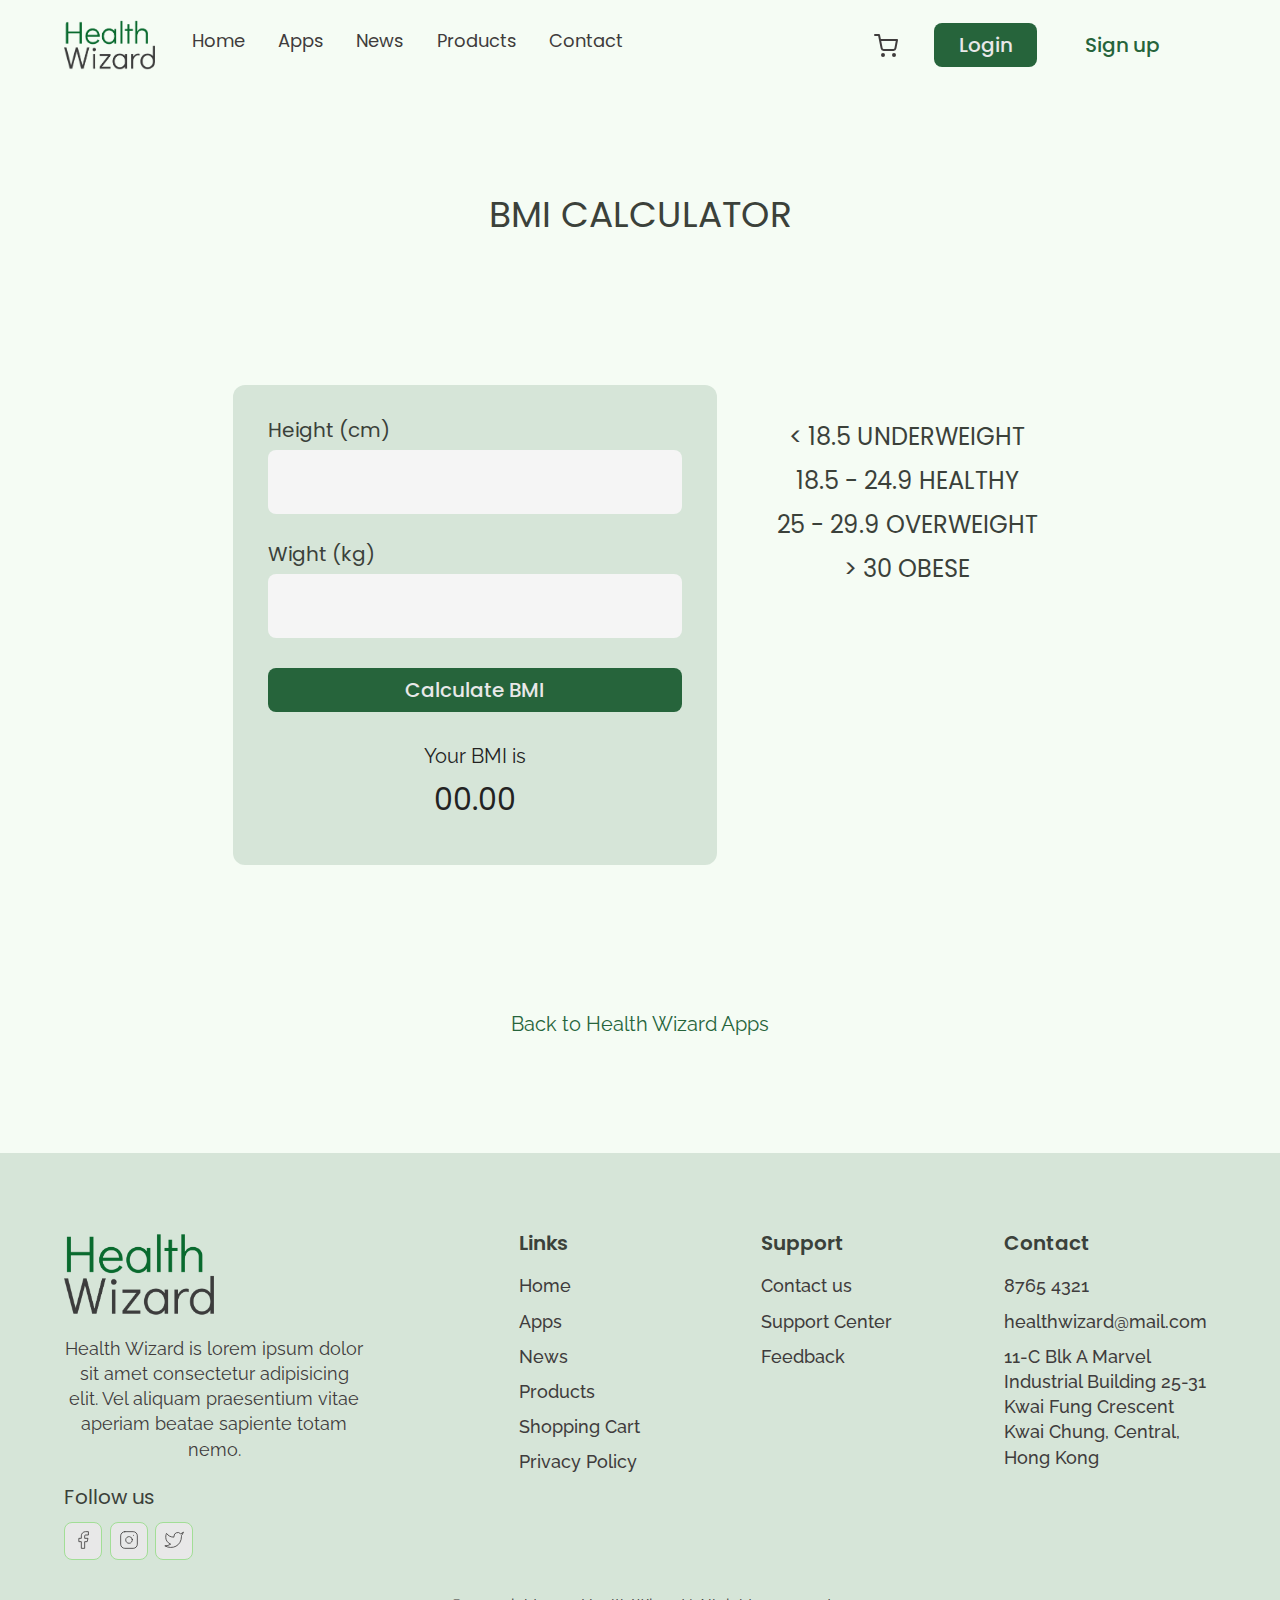
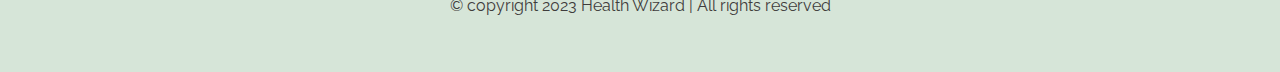
<file: apps-bmi-calculator.html>
<!DOCTYPE html>
<html lang="en">

<head>
  <meta charset="UTF-8" />
  <meta http-equiv="X-UA-Compatible" content="IE=edge" />
  <meta name="viewport" content="width=device-width, initial-scale=1.0" />
  <title>BMI Calculator | Health Wizard</title>
  <!-- custom css -->
  <link rel="stylesheet" href="./styles/reset.css" />
  <link rel="stylesheet" href="./styles/globalStyles.css" />
  <link rel="stylesheet" href="./styles/components.css" />
  <link rel="stylesheet" href="./styles/apps.css" />
  <!-- aos css -->
  <link rel="stylesheet" href="https://unpkg.com/aos@next/dist/aos.css" />
</head>

<body>
  <!-- nav section -->
  <div class="nav">
    <div class="container">
      <div class="nav-wrapper">
        <a href="./index.html" class="logo-mobile">
          <img src="./images/logo.png" alt="LOGOmobile" />
        </a>
        <nav>
          <div class="nav-icon">
            <svg xmlns="http://www.w3.org/2000/svg" width="24" height="24" viewBox="0 0 24 24" fill="none"
              stroke="currentColor" stroke-width="2" stroke-linecap="round" stroke-linejoin="round"
              class="feather feather-menu">
              <line x1="3" y1="12" x2="21" y2="12" />
              <line x1="3" y1="6" x2="21" y2="6" />
              <line x1="3" y1="18" x2="21" y2="18" />
            </svg>
          </div>
          <div class="nav-bgOverlay"></div>
          <ul class="nav-list">
            <div class="nav-close">
              <svg xmlns="http://www.w3.org/2000/svg" width="24" height="24" viewBox="0 0 24 24" fill="none"
                stroke="currentColor" stroke-width="2" stroke-linecap="round" stroke-linejoin="round"
                class="feather feather-x">
                <line x1="18" y1="6" x2="6" y2="18" />
                <line x1="6" y1="6" x2="18" y2="18" />
              </svg>
            </div>
            <div class="nav-list-wrapper">
              <div class="nav-list-wrapper-left">
                <a href="./index.html" class="logo-desktop">
                  <img src="./images/logo.png" alt="LOGOdesktop" />
                </a>
                <li><a class="nav-link" href="./index.html">Home</a></li>
                <li><a class="nav-link" href="./apps.html">Apps</a></li>
                <li><a class="nav-link" href="./news.html">News</a></li>
                <li>
                  <a class="nav-link" href="./product.html">Products</a>
                </li>
                <li><a class="nav-link" href="./contact.html">Contact</a></li>
                <!-- <li>
                    <a class="shopping-cart shopping-cart-onTheLeft" href=""
                      ><svg
                        xmlns="http://www.w3.org/2000/svg"
                        width="24"
                        height="24"
                        viewBox="0 0 24 24"
                        fill="none"
                        stroke="currentColor"
                        stroke-width="2"
                        stroke-linecap="round"
                        stroke-linejoin="round"
                      >
                        <circle cx="9" cy="21" r="1" />
                        <circle cx="20" cy="21" r="1" />
                        <path
                          d="M1 1h4l2.68 13.39a2 2 0 0 0 2 1.61h9.72a2 2 0 0 0 2-1.61L23 6H6"
                        /></svg
                    ></a>
                  </li>
                  <li>
                    <div class="login login-onTheLeft btn btn-primary">
                      Login
                    </div>
                  </li>
                  <li>
                    <div class="sign-up sign-up-onTheLeft btn">Sign up</div>
                  </li> -->
              </div>
              <div class="nav-list-wrapper-right">
                <li>
                  <div class="shoppingCartOverlay"></div>
                  <div class="shoppingCart-div">
                    <a class="shopping-cart shopping-cart-onTheRight" href=""><svg xmlns="http://www.w3.org/2000/svg"
                        width="24" height="24" viewBox="0 0 24 24" fill="none" stroke="currentColor" stroke-width="2"
                        stroke-linecap="round" stroke-linejoin="round">
                        <circle cx="9" cy="21" r="1" />
                        <circle cx="20" cy="21" r="1" />
                        <path d="M1 1h4l2.68 13.39a2 2 0 0 0 2 1.61h9.72a2 2 0 0 0 2-1.61L23 6H6" />
                      </svg></a>
                  </div>
                </li>
                <li>
                  <a class="shpping-cart-textVersion shopping-cart-onTheRight" href="./shopping-cart.html">My Cart</a>
                </li>
                <li>
                  <a href="./login.html" class="login login-onTheRight btn btn-primary">
                    Login
                  </a>
                </li>
                <li>
                  <a href="./signup.html" class="sign-up sign-up-onTheRight btn">Sign up</a>
                </li>
                <li>
                  <a href="./login.html" class="loginOrSignUp btn btn-primary">
                    Login / Sign-up
                  </a>
                </li>
              </div>
            </div>
          </ul>
        </nav>
      </div>
    </div>
  </div>
  <!-- end nav section -->

  <!-- description section -->
  <section id="title">
    <div class="container">
      <h1 class="desc-title">BMI Calculator</h1>
    </div>
  </section>
  <!-- end description section -->

  <!-- calculator section -->
  <section id="calc">
    <div class="container">
      <div class="calc-wrapper">
        <div class="calc-content">
          <div class="calc-input">
            <label for="height">Height (cm)</label>
            <input type="number" id="height" />
          </div>
          <div class="calc-input">
            <label for="weight">Wight (kg)</label>
            <input type="number" id="weight" />
          </div>
          <div id="calculate" class="btn btn-primary">Calculate BMI</div>
          <div class="clac-result">
            <p>Your BMI is</p>
            <div id="result">00.00</div>
            <p class="comment"></p>
          </div>
        </div>
        <div class="calc-chart">
          <div class="calc-result resultUnderweight">
            &#60; 18.5 UNDERWEIGHT
          </div>
          <div class="calc-result resultHealthy">18.5 - 24.9 HEALTHY</div>
          <div class="calc-result resultOverwegiht">25 - 29.9 OVERWEIGHT</div>
          <div class="calc-result resultObese">&#62; 30 OBESE</div>
        </div>
      </div>
      <p class="apps-goBack"><a href="./apps.html">Back to Health Wizard Apps</a></p>
    </div>
  </section>
  <!-- end calculator section -->

  <!-- footer -->
  <footer>
    <div class="container">
      <div class="footer-wrapper">
        <div class="footer-col-1">
          <div class="footer-logo">
            <img src="./images/logo.png" alt="LOGO" />
          </div>
          <p class="footer-info">
            Health Wizard is lorem ipsum dolor sit amet consectetur
            adipisicing elit. Vel aliquam praesentium vitae aperiam beatae
            sapiente totam nemo.
          </p>
          <div class="footer-social">
            <h4 class="footer-social-title">Follow us</h4>
            <ol class="footer-social-list">
              <li>
                <a href="#">
                  <svg xmlns="http://www.w3.org/2000/svg" width="24" height="24" viewBox="0 0 24 24" fill="none"
                    stroke="currentColor" stroke-width="1" stroke-linecap="round" stroke-linejoin="round"
                    class="feather feather-facebook">
                    <path d="M18 2h-3a5 5 0 0 0-5 5v3H7v4h3v8h4v-8h3l1-4h-4V7a1 1 0 0 1 1-1h3z" />
                  </svg>
                </a>
              </li>
              <li>
                <a href="#">
                  <svg xmlns="http://www.w3.org/2000/svg" width="24" height="24" viewBox="0 0 24 24" fill="none"
                    stroke="currentColor" stroke-width="1" stroke-linecap="round" stroke-linejoin="round"
                    class="feather feather-instagram">
                    <rect x="2" y="2" width="20" height="20" rx="5" ry="5" />
                    <path d="M16 11.37A4 4 0 1 1 12.63 8 4 4 0 0 1 16 11.37z" />
                    <line x1="17.5" y1="6.5" x2="17.51" y2="6.5" />
                  </svg>
                </a>
              </li>
              <li>
                <a href="#">
                  <svg xmlns="http://www.w3.org/2000/svg" width="24" height="24" viewBox="0 0 24 24" fill="none"
                    stroke="currentColor" stroke-width="1" stroke-linecap="round" stroke-linejoin="round"
                    class="feather feather-twitter">
                    <path
                      d="M23 3a10.9 10.9 0 0 1-3.14 1.53 4.48 4.48 0 0 0-7.86 3v1A10.66 10.66 0 0 1 3 4s-4 9 5 13a11.64 11.64 0 0 1-7 2c9 5 20 0 20-11.5a4.5 4.5 0 0 0-.08-.83A7.72 7.72 0 0 0 23 3z" />
                  </svg>
                </a>
              </li>
            </ol>
          </div>
        </div>
        <div class="footer-col-2">
          <h3 class="footer-text-title">Links</h3>
          <ol class="footer-text">
            <li>
              <a href="./index.html">Home</a>
            </li>
            <li>
              <a href="./apps.html">Apps</a>
            </li>
            <li><a href="./news.html">News</a></li>
            <li><a href="./product.html">Products</a></li>
            <li><a href="./shopping-cart.html">Shopping Cart</a></li>
            <li><a href="./privacy-policy.html">Privacy Policy</a></li>
          </ol>
        </div>
        <div class="footer-col-3">
          <h3 class="footer-text-title">Support</h3>
          <ol class="footer-text">
            <li><a href="./contact.html">Contact us</a></li>
            <li><a href="./support-center.html">Support Center</a></li>
            <li><a href="./feedback.html">Feedback</a></li>
          </ol>
        </div>
        <div class="footer-col-4">
          <h3 class="footer-text-title">Contact</h3>
          <ol class="footer-text">
            <li>
              <a href="#">8765 4321</a>
            </li>
            <li>
              <a href="#">healthwizard@mail.com</a>
            </li>
            <li>
              <a href="#">11-C Blk A Marvel Industrial Building 25-31 Kwai Fung
                Crescent Kwai Chung, Central, Hong Kong</a>
            </li>
          </ol>
        </div>
      </div>
    </div>

    <div id="copyright">
      <div class="container">
        <p class="copyright-text">
          © copyright 2023 Health Wizard | All rights reserved
        </p>
      </div>
    </div>
  </footer>
  <!-- end footer -->

  <!-- aos script -->
  <script src="https://unpkg.com/aos@next/dist/aos.js"></script>
  <!-- custom script -->
  <script src="./javascript/main.js"></script>
  <script src="./javascript/bmiCalculator.js"></script>
</body>

</html>
</file>
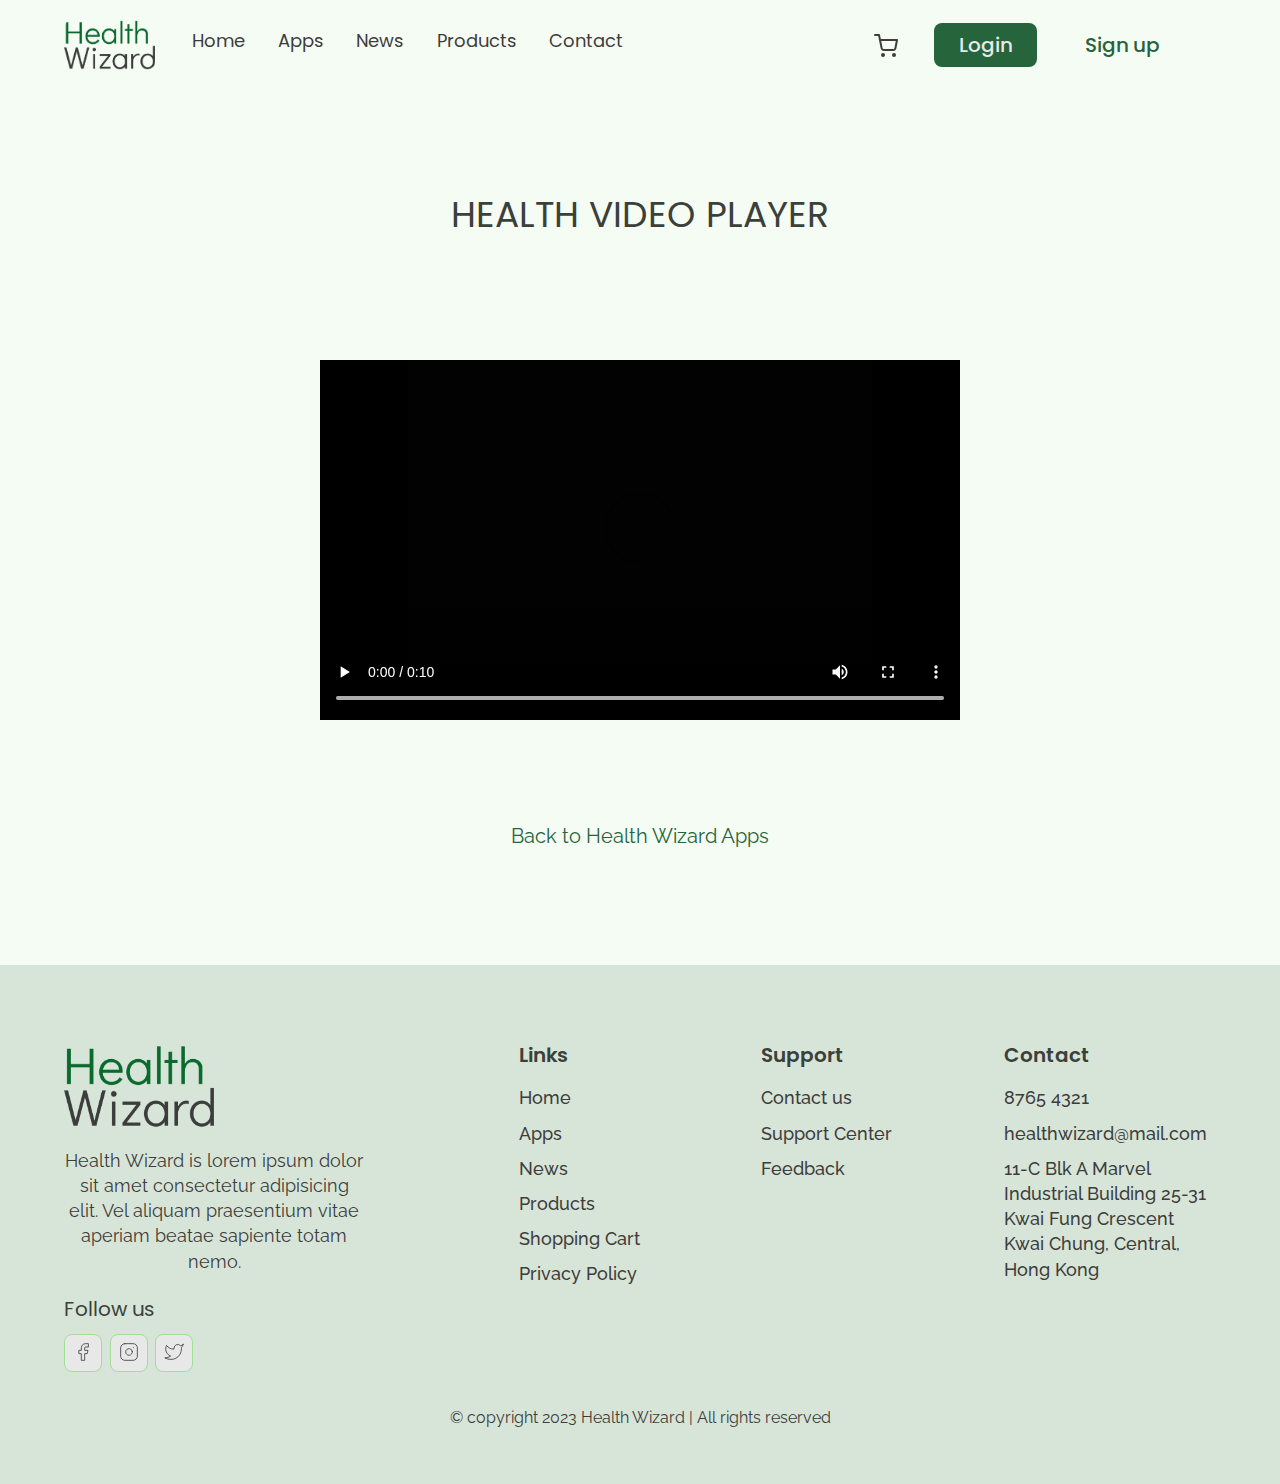
<file: apps-health-video-player.html>
<!DOCTYPE html>
<html lang="en">

<head>
  <meta charset="UTF-8" />
  <meta http-equiv="X-UA-Compatible" content="IE=edge" />
  <meta name="viewport" content="width=device-width, initial-scale=1.0" />
  <title>Health Video Player | Health Wizard</title>
  <!-- custom css -->
  <link rel="stylesheet" href="./styles/reset.css" />
  <link rel="stylesheet" href="./styles/globalStyles.css" />
  <link rel="stylesheet" href="./styles/components.css" />
  <link rel="stylesheet" href="./styles/apps.css" />
  <!-- aos css -->
  <link rel="stylesheet" href="https://unpkg.com/aos@next/dist/aos.css" />
</head>

<body>
  <!-- nav section -->
  <div class="nav">
    <div class="container">
      <div class="nav-wrapper">
        <a href="./index.html" class="logo-mobile">
          <img src="./images/logo.png" alt="LOGOmobile" />
        </a>
        <nav>
          <div class="nav-icon">
            <svg xmlns="http://www.w3.org/2000/svg" width="24" height="24" viewBox="0 0 24 24" fill="none"
              stroke="currentColor" stroke-width="2" stroke-linecap="round" stroke-linejoin="round"
              class="feather feather-menu">
              <line x1="3" y1="12" x2="21" y2="12" />
              <line x1="3" y1="6" x2="21" y2="6" />
              <line x1="3" y1="18" x2="21" y2="18" />
            </svg>
          </div>
          <div class="nav-bgOverlay"></div>
          <ul class="nav-list">
            <div class="nav-close">
              <svg xmlns="http://www.w3.org/2000/svg" width="24" height="24" viewBox="0 0 24 24" fill="none"
                stroke="currentColor" stroke-width="2" stroke-linecap="round" stroke-linejoin="round"
                class="feather feather-x">
                <line x1="18" y1="6" x2="6" y2="18" />
                <line x1="6" y1="6" x2="18" y2="18" />
              </svg>
            </div>
            <div class="nav-list-wrapper">
              <div class="nav-list-wrapper-left">
                <a href="./index.html" class="logo-desktop">
                  <img src="./images/logo.png" alt="LOGOdesktop" />
                </a>
                <li><a class="nav-link" href="./index.html">Home</a></li>
                <li><a class="nav-link" href="./apps.html">Apps</a></li>
                <li><a class="nav-link" href="./news.html">News</a></li>
                <li>
                  <a class="nav-link" href="./product.html">Products</a>
                </li>
                <li><a class="nav-link" href="./contact.html">Contact</a></li>
                <!-- <li>
                    <a class="shopping-cart shopping-cart-onTheLeft" href=""
                      ><svg
                        xmlns="http://www.w3.org/2000/svg"
                        width="24"
                        height="24"
                        viewBox="0 0 24 24"
                        fill="none"
                        stroke="currentColor"
                        stroke-width="2"
                        stroke-linecap="round"
                        stroke-linejoin="round"
                      >
                        <circle cx="9" cy="21" r="1" />
                        <circle cx="20" cy="21" r="1" />
                        <path
                          d="M1 1h4l2.68 13.39a2 2 0 0 0 2 1.61h9.72a2 2 0 0 0 2-1.61L23 6H6"
                        /></svg
                    ></a>
                  </li>
                  <li>
                    <div class="login login-onTheLeft btn btn-primary">
                      Login
                    </div>
                  </li>
                  <li>
                    <div class="sign-up sign-up-onTheLeft btn">Sign up</div>
                  </li> -->
              </div>
              <div class="nav-list-wrapper-right">
                <li>
                  <div class="shoppingCartOverlay"></div>
                  <div class="shoppingCart-div">
                    <a class="shopping-cart shopping-cart-onTheRight" href=""><svg xmlns="http://www.w3.org/2000/svg"
                        width="24" height="24" viewBox="0 0 24 24" fill="none" stroke="currentColor" stroke-width="2"
                        stroke-linecap="round" stroke-linejoin="round">
                        <circle cx="9" cy="21" r="1" />
                        <circle cx="20" cy="21" r="1" />
                        <path d="M1 1h4l2.68 13.39a2 2 0 0 0 2 1.61h9.72a2 2 0 0 0 2-1.61L23 6H6" />
                      </svg></a>
                  </div>
                </li>
                <li>
                  <a class="shpping-cart-textVersion shopping-cart-onTheRight" href="./shopping-cart.html">My Cart</a>
                </li>
                <li>
                  <a href="./login.html" class="login login-onTheRight btn btn-primary">
                    Login
                  </a>
                </li>
                <li>
                  <a href="./signup.html" class="sign-up sign-up-onTheRight btn">Sign up</a>
                </li>
                <li>
                  <a href="./login.html" class="loginOrSignUp btn btn-primary">
                    Login / Sign-up
                  </a>
                </li>
              </div>
            </div>
          </ul>
        </nav>
      </div>
    </div>
  </div>
  <!-- end nav section -->

  <!-- description section -->
  <section id="title">
    <div class="container">
      <h1 class="desc-title">Health Video Player</h1>
    </div>
  </section>
  <!-- end description section -->

  <!-- video player section -->
  <section id="vidPlayer">
    <div class="container">
      <div class="vidPlayer-wrapper">
        <div class="vidPlayer-vid-1">
          <video width="640" controls>
            <source src="./images/health-video.mp4" type="video/mp4">
            Your browser does not support HTML video.
          </video>
        </div>
      </div>
      <p class="apps-goBack"><a href="./apps.html">Back to Health Wizard Apps</a></p>
    </div>
  </section>
  <!-- end video player section -->

  <!-- footer -->
  <footer>
    <div class="container">
      <div class="footer-wrapper">
        <div class="footer-col-1">
          <div class="footer-logo">
            <img src="./images/logo.png" alt="LOGO" />
          </div>
          <p class="footer-info">
            Health Wizard is lorem ipsum dolor sit amet consectetur
            adipisicing elit. Vel aliquam praesentium vitae aperiam beatae
            sapiente totam nemo.
          </p>
          <div class="footer-social">
            <h4 class="footer-social-title">Follow us</h4>
            <ol class="footer-social-list">
              <li>
                <a href="#">
                  <svg xmlns="http://www.w3.org/2000/svg" width="24" height="24" viewBox="0 0 24 24" fill="none"
                    stroke="currentColor" stroke-width="1" stroke-linecap="round" stroke-linejoin="round"
                    class="feather feather-facebook">
                    <path d="M18 2h-3a5 5 0 0 0-5 5v3H7v4h3v8h4v-8h3l1-4h-4V7a1 1 0 0 1 1-1h3z" />
                  </svg>
                </a>
              </li>
              <li>
                <a href="#">
                  <svg xmlns="http://www.w3.org/2000/svg" width="24" height="24" viewBox="0 0 24 24" fill="none"
                    stroke="currentColor" stroke-width="1" stroke-linecap="round" stroke-linejoin="round"
                    class="feather feather-instagram">
                    <rect x="2" y="2" width="20" height="20" rx="5" ry="5" />
                    <path d="M16 11.37A4 4 0 1 1 12.63 8 4 4 0 0 1 16 11.37z" />
                    <line x1="17.5" y1="6.5" x2="17.51" y2="6.5" />
                  </svg>
                </a>
              </li>
              <li>
                <a href="#">
                  <svg xmlns="http://www.w3.org/2000/svg" width="24" height="24" viewBox="0 0 24 24" fill="none"
                    stroke="currentColor" stroke-width="1" stroke-linecap="round" stroke-linejoin="round"
                    class="feather feather-twitter">
                    <path
                      d="M23 3a10.9 10.9 0 0 1-3.14 1.53 4.48 4.48 0 0 0-7.86 3v1A10.66 10.66 0 0 1 3 4s-4 9 5 13a11.64 11.64 0 0 1-7 2c9 5 20 0 20-11.5a4.5 4.5 0 0 0-.08-.83A7.72 7.72 0 0 0 23 3z" />
                  </svg>
                </a>
              </li>
            </ol>
          </div>
        </div>
        <div class="footer-col-2">
          <h3 class="footer-text-title">Links</h3>
          <ol class="footer-text">
            <li>
              <a href="./index.html">Home</a>
            </li>
            <li>
              <a href="./apps.html">Apps</a>
            </li>
            <li><a href="./news.html">News</a></li>
            <li><a href="./product.html">Products</a></li>
            <li><a href="./shopping-cart.html">Shopping Cart</a></li>
            <li><a href="./privacy-policy.html">Privacy Policy</a></li>
          </ol>
        </div>
        <div class="footer-col-3">
          <h3 class="footer-text-title">Support</h3>
          <ol class="footer-text">
            <li><a href="./contact.html">Contact us</a></li>
            <li><a href="./support-center.html">Support Center</a></li>
            <li><a href="./feedback.html">Feedback</a></li>
          </ol>
        </div>
        <div class="footer-col-4">
          <h3 class="footer-text-title">Contact</h3>
          <ol class="footer-text">
            <li>
              <a href="#">8765 4321</a>
            </li>
            <li>
              <a href="#">healthwizard@mail.com</a>
            </li>
            <li>
              <a href="#">11-C Blk A Marvel Industrial Building 25-31 Kwai Fung
                Crescent Kwai Chung, Central, Hong Kong</a>
            </li>
          </ol>
        </div>
      </div>
    </div>

    <div id="copyright">
      <div class="container">
        <p class="copyright-text">
          © copyright 2023 Health Wizard | All rights reserved
        </p>
      </div>
    </div>
  </footer>
  <!-- end footer -->

  <!-- aos script -->
  <script src="https://unpkg.com/aos@next/dist/aos.js"></script>
  <!-- custom script -->
  <script src="./javascript/main.js"></script>
  <script src="./javascript/bmiCalculator.js"></script>
</body>

</html>
</file>
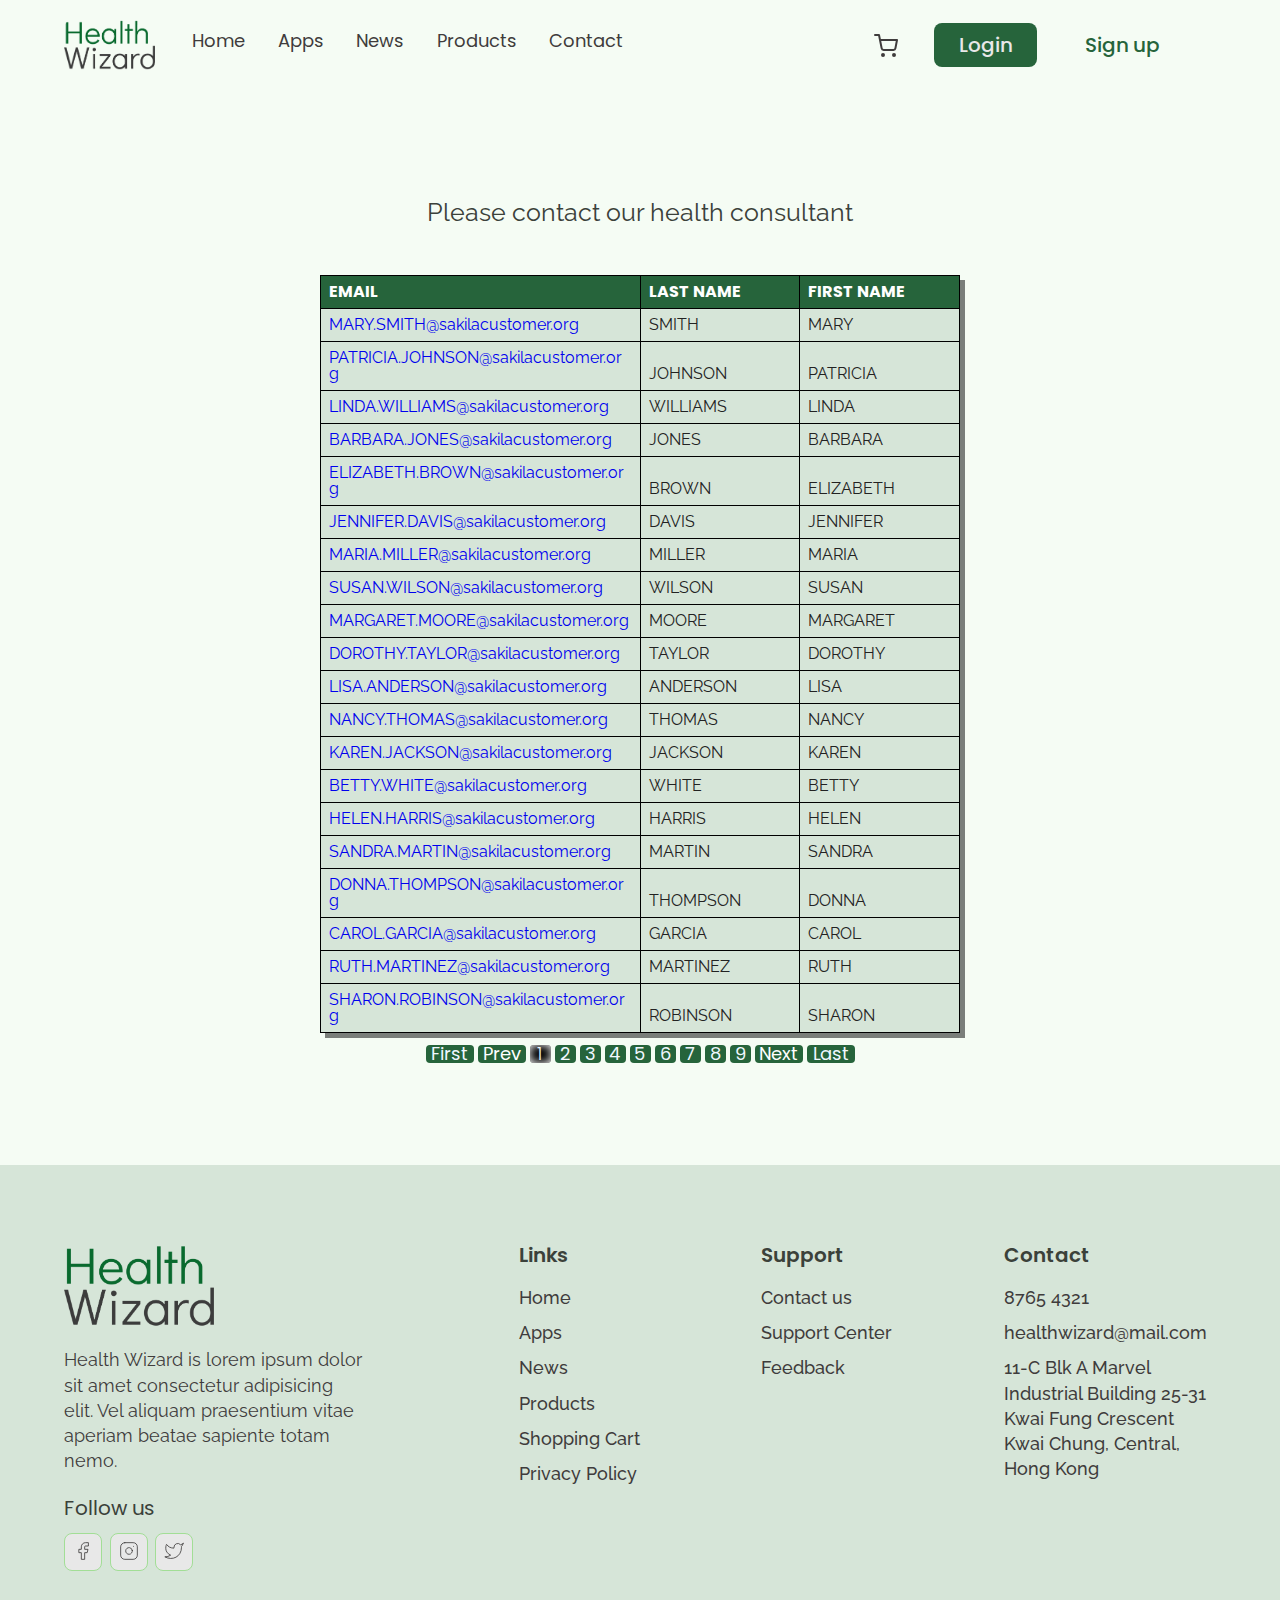
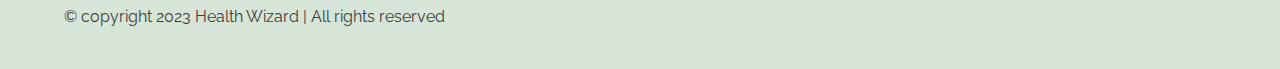
<file: contact.html>
<!DOCTYPE html>
<html lang="en">

<head>
  <meta charset="UTF-8">
  <meta http-equiv="X-UA-Compatible" content="IE=edge">
  <meta name="viewport" content="width=device-width, initial-scale=1.0">
  <link rel="shortcut icon" href="./images/favicon.ico" type="image/x-icon">
  <title>Contact | Health Wizard</title>
  <!-- custom css -->
  <link rel="stylesheet" href="./styles/reset.css" />
  <link rel="stylesheet" href="./styles/globalStyles.css" />
  <link rel="stylesheet" href="./styles/components.css" />
  <link rel="stylesheet" href="./styles/tablebox.css" />
  <link rel="stylesheet" href="" />
  <!-- Shopping Cart -->
  <link rel="stylesheet" href="./styles/cartModal.css">
  <script src="./json/ProductSeries.js"></script>
  <script src="./javascript/cart.js"></script>
  <style>
    #contact-section {
      padding-bottom: 20px;
    }
  </style>
  <!-- aos css -->
  <link rel="stylesheet" href="https://unpkg.com/aos@next/dist/aos.css" />
  <script src="./javascript/Paginator.js"></script>
  <script src="./json/staffs.js"></script>
  <script>
    // The reason for not using "modules" is to display records without starting the server.
    let objectLength = Object.values(staff.staffs).length;
    let rowsPerPage = 20;
    let pageNo = objectLength > 0 ? 1 : 0;
    let paginator = null;
    let sortingBy = "Normal";
    let paramsString = null;

    function queryString() {
      paramsString = `?page=${pageNo}`;
      paramsString += '';
    }


    function readData() {
      queryString();

      console.log("Current Page is: " + pageNo);
      console.log("paramsString is: " + paramsString);

      window.history.pushState(null, null, paramsString);
      paginator = new Paginator(objectLength, rowsPerPage, pageNo);

      // over total page back to page 1 start
      if (pageNo > paginator.totalPages) {
        pageNo = 1;
        queryString();
        alert('The last page is over, \n go back to the first page.');
        window.history.pushState(null, null, paramsString);
        paginator = new Paginator(objectLength, rowsPerPage, pageNo);
      }
      console.log(paginator.getInfo());
      // over total page back to page 1 end
    }

    function rowAppend() {
      for (let y = paginator.offset; y < paginator.endRow; y++) {
        if (y == paginator.offset) {
          headingRowAppend(staff.staffs[y]);
        }
        dataRowAppend(staff.staffs[y], y);
      }
    }

    function headingRowAppend(obj) {
      let table = document.getElementsByClassName("Table")[0];
      let headingRow = document.createElement("div", "class");
      let headingCell = null;
      let heading = null;
      let sorting = null;
      headingRow.className = "HeadingRow";
      Object.keys(obj).forEach((key) => {

        headingCell = document.createElement("div", "class");
        headingCell.className = "HeadingCell";

        heading = document.createElement("div", "class");
        heading.className = "Heading";
        heading.innerText = key.replace(/_/g, ' ');

        sorting = document.createElement("div", "class");
        sorting.className = "Sorting";
        sorting.id = key;
        sorting.innerText = sortingBy;

        headingCell.append(heading);
        headingCell.append(sorting);
        headingRow.append(headingCell);
      });
      table.innerHTML = null;
      table.append(headingRow);
    }

    function dataRowAppend(obj, y) {
      let dataRow = null;
      let dataCell = null;
      dataRow = document.createElement("div", "class");
      dataRow.className = "DataRow";

      for (const [key, value] of Object.entries(obj)) {

        let heading = document.createElement("div", "class");
        heading.className = "Heading";
        heading.innerText = key.replace(/_/g, ' ');

        let data = document.createElement("div", "class");
        data.className = "Data";

        let dataContent = '';
        if (key.includes("email")) {
          dataContent = `<a href="mailto:${value}">${value}</a>`;
          data.innerHTML = dataContent;
        } else {
          data.innerText = value;
        }


        dataCell = document.createElement("div", "class");
        dataCell.className = "DataCell";
        dataCell.append(heading);
        dataCell.append(data);

        dataRow.append(dataCell);
      }

      let table = document.getElementsByClassName("Table")[0];
      table.append(dataRow);
    }

    function pageListAppend() {
      let pageList = document.getElementsByClassName("PageList");
      let a, tmpNo, li;
      pageList[0].innerHTML = null;

      // Append First Page Start
      a = document.createElement("a");
      tmpNo = 1;
      a.setAttribute("class", `First Page`);
      a.setAttribute("id", `page-${tmpNo}`);
      a.innerText = "First";
      li = document.createElement("li");
      li.append(a);
      pageList[0].append(li);
      // Append First Page End

      // Append Prev Page Start
      a = document.createElement("a");
      a.setAttribute("class", `Prev Page`);
      a.setAttribute("id", `page-${paginator.prevPage}`);
      a.innerText = "Prev";
      li = document.createElement("li");
      li.append(a);
      pageList[0].append(li);
      // Append Prev Page End

      // Append Page Edge Start
      for (let i = paginator.leftEdge; i <= paginator.rightEdge; i++) {
        a = document.createElement("a");
        a.setAttribute("class", 'Page');
        a.setAttribute("id", `page-${i}`)
        a.innerText = i;
        li = document.createElement("li");
        li.append(a);
        if (i == pageNo) {
          li.style.background = "black";
          li.style['box-shadow'] = "0px 0px 10px white inset";
          li.style.transition = "0.2s";
          li.style['transition-delay'] = "0.2";
          li.style['font-weight'] = "300";
        }
        pageList[0].append(li);
      }
      // Append Page Edge End

      // Append Next Page Start
      a = document.createElement("a");
      a.setAttribute("class", `Next Page`);
      a.setAttribute("id", `page-${paginator.nextPage}`);
      a.innerText = "Next";
      li = document.createElement("li");
      li.append(a);
      pageList[0].append(li);
      // Append Next Page End

      // Append Last Page Start
      a = document.createElement("a");
      tmpNo = paginator.totalPages;
      a.setAttribute("class", `Last Page`);
      a.setAttribute("id", `page-${tmpNo}`);
      a.innerText = "Last";
      li = document.createElement("li");
      li.append(a);
      pageList[0].append(li);
      // Append Last Page End
    }

    window.addEventListener("DOMContentLoaded", function (DOMContentLoadedEvent) {
      
      const paramsString = window.location.search;
      let searchParams = new URLSearchParams(paramsString);
      for (const p of searchParams) {
        console.log(p);
      }

      console.log(searchParams);
      console.log(`%c Has param page: %c${searchParams.has("page")}`, 'color:green', 'color:blue');
      console.log(`%c Typeof param page: %c${typeof searchParams.get("page")}`, 'color:green', 'color:blue');


      if (pageNo == 0 || isNaN(pageNo)) {
        return;
      }

      if (searchParams.has("page") && typeof Number(searchParams.get("page")) == 'number') {
        pageNo = Number(searchParams.get("page"));
      }

      readData();
      rowAppend();
      pageListAppend();

      let pageList = document.getElementsByClassName("PageList")[0];
      pageList.addEventListener("click", (thisClickedEvent) => {

        console.clear();

        if (thisClickedEvent.target.className.includes('Page') && thisClickedEvent.target.id.includes('page')) {
          pageNo = Number(thisClickedEvent.target.id.split("-")[1]);
          console.log(pageNo);
        }

        if (pageNo == 0 || isNaN(pageNo)) {
          return;
        }

        if (pageNo > paginator.totalPages) {
          pageNo = paginator.totalPages;
        }
        if (thisClickedEvent.target.className.includes('Sorting')) {
          console.log(thisClickedEvent.target.innerText);
        }

        readData();
        rowAppend()
        pageListAppend();
        window.scrollTo(0, 0);
      });

      document.addEventListener('scroll', function (e) {
        console.clear();
        let documentHeight = document.body.scrollHeight;
        let currentScroll = window.scrollY + window.innerHeight;
        // When the user is [modifier]px from the bottom, fire the event.
        let modifier = 10;
        console.log("currentScroll: " + currentScroll);
        console.log(" documentHeight: " + documentHeight);
        if (currentScroll + modifier > documentHeight) {
          if (window.innerWidth < 992) {
            pageNo++;
            readData();
            rowAppend()
            pageListAppend();
            window.scrollTo(0, 0);
          }
        }
      });

      console.log(`%cTime taken to DOMContentLoaded: %c${DOMContentLoadedEvent.timeStamp}`, 'color:green', 'color:red');

      productsInit();
      localStorageInit("Products", products);
      cartModalInit();
    });
  </script>
</head>

<body>
  <!-- nav section -->
  <div class="nav">
    <div class="container">
      <div class="nav-wrapper">
        <a href="./index.html" class="logo-mobile">
          <img src="./images/logo.png" alt="LOGOmobile" />
        </a>
        <nav>
          <div class="nav-icon">
            <svg xmlns="http://www.w3.org/2000/svg" width="24" height="24" viewBox="0 0 24 24" fill="none"
              stroke="currentColor" stroke-width="2" stroke-linecap="round" stroke-linejoin="round"
              class="feather feather-menu">
              <line x1="3" y1="12" x2="21" y2="12" />
              <line x1="3" y1="6" x2="21" y2="6" />
              <line x1="3" y1="18" x2="21" y2="18" />
            </svg>
          </div>
          <div class="nav-bgOverlay"></div>
          <ul class="nav-list">
            <div class="nav-close">
              <svg xmlns="http://www.w3.org/2000/svg" width="24" height="24" viewBox="0 0 24 24" fill="none"
                stroke="currentColor" stroke-width="2" stroke-linecap="round" stroke-linejoin="round"
                class="feather feather-x">
                <line x1="18" y1="6" x2="6" y2="18" />
                <line x1="6" y1="6" x2="18" y2="18" />
              </svg>
            </div>
            <div class="nav-list-wrapper">
              <div class="nav-list-wrapper-left">
                <a href="./index.html" class="logo-desktop">
                  <img src="./images/logo.png" alt="LOGOdesktop" />
                </a>
                <li><a class="nav-link" href="./index.html">Home</a></li>
                <li><a class="nav-link" href="./apps.html">Apps</a></li>
                <li><a class="nav-link" href="./news.html">News</a></li>
                <li>
                  <a class="nav-link" href="./product.html">Products</a>
                </li>
                <li><a class="nav-link" href="./contact.html">Contact</a></li>
              </div>
              <div class="nav-list-wrapper-right">
                <li>
                  <div class="shoppingCartOverlay"></div>
                  <div class="shoppingCart-div">
                    <a class="shopping-cart shopping-cart-onTheRight"><svg xmlns="http://www.w3.org/2000/svg"
                        width="24" height="24" viewBox="0 0 24 24" fill="none" stroke="currentColor" stroke-width="2"
                        stroke-linecap="round" stroke-linejoin="round">
                        <circle cx="9" cy="21" r="1" />
                        <circle cx="20" cy="21" r="1" />
                        <path d="M1 1h4l2.68 13.39a2 2 0 0 0 2 1.61h9.72a2 2 0 0 0 2-1.61L23 6H6" />
                      </svg></a>
                  </div>
                </li>
                <li>
                  <a class="shpping-cart-textVersion shopping-cart-onTheRight" href="./shopping-cart.html">My Cart</a>
                </li>
                <li>
                  <a href="./login.html" class="login login-onTheRight btn btn-primary">
                    Login
                  </a>
                </li>
                <li>
                  <a href="./signup.html" class="sign-up sign-up-onTheRight btn">Sign up</a>
                </li>
                <li>
                  <a href="./login.html" class="loginOrSignUp btn btn-primary">
                    Login / Sign-up
                  </a>
                </li>
              </div>
            </div>
          </ul>
        </nav>
      </div>
    </div>
  </div>
  <!-- end nav section -->

  <!-- modal -->
  <div class="modal hidden">
    <div class="container">
      <div class="body" style="color: green; font-size: 16px;">
        <div class="CartItemList">

        </div>
      </div>
    </div>
  </div>
  <!-- end modal -->

  <!-- description section -->
  <section id="title" style="padding-bottom: 10px">
    <div class="container">
      <!-- <h1 class="desc-title">Contact</h1> -->
      <p class="desc-info">
        Please contact our health consultant
      </p>
    </div>
  </section>
  <!-- end description section -->

  <section style="padding-top: 10px">
    <div class="TableBox">
      <div class="Table">

      </div>
      <div class="PageRow">
        <div class="PageListCell">
          <ul class="PageList">

          </ul>
        </div>
      </div>
    </div>
  </section>

  <!-- footer -->
  <footer>
    <div class="container">
      <div class="footer-wrapper">
        <div class="footer-col-1">
          <div class="footer-logo">
            <img src="./images/logo.png" alt="LOGO" />
          </div>
          <p class="footer-info">
            Health Wizard is lorem ipsum dolor sit amet consectetur
            adipisicing elit. Vel aliquam praesentium vitae aperiam beatae
            sapiente totam nemo.
          </p>
          <div class="footer-social">
            <h4 class="footer-social-title">Follow us</h4>
            <ol class="footer-social-list">
              <li>
                <a href="#">
                  <svg xmlns="http://www.w3.org/2000/svg" width="24" height="24" viewBox="0 0 24 24" fill="none"
                    stroke="currentColor" stroke-width="1" stroke-linecap="round" stroke-linejoin="round"
                    class="feather feather-facebook">
                    <path d="M18 2h-3a5 5 0 0 0-5 5v3H7v4h3v8h4v-8h3l1-4h-4V7a1 1 0 0 1 1-1h3z" />
                  </svg>
                </a>
              </li>
              <li>
                <a href="#">
                  <svg xmlns="http://www.w3.org/2000/svg" width="24" height="24" viewBox="0 0 24 24" fill="none"
                    stroke="currentColor" stroke-width="1" stroke-linecap="round" stroke-linejoin="round"
                    class="feather feather-instagram">
                    <rect x="2" y="2" width="20" height="20" rx="5" ry="5" />
                    <path d="M16 11.37A4 4 0 1 1 12.63 8 4 4 0 0 1 16 11.37z" />
                    <line x1="17.5" y1="6.5" x2="17.51" y2="6.5" />
                  </svg>
                </a>
              </li>
              <li>
                <a href="#">
                  <svg xmlns="http://www.w3.org/2000/svg" width="24" height="24" viewBox="0 0 24 24" fill="none"
                    stroke="currentColor" stroke-width="1" stroke-linecap="round" stroke-linejoin="round"
                    class="feather feather-twitter">
                    <path
                      d="M23 3a10.9 10.9 0 0 1-3.14 1.53 4.48 4.48 0 0 0-7.86 3v1A10.66 10.66 0 0 1 3 4s-4 9 5 13a11.64 11.64 0 0 1-7 2c9 5 20 0 20-11.5a4.5 4.5 0 0 0-.08-.83A7.72 7.72 0 0 0 23 3z" />
                  </svg>
                </a>
              </li>
            </ol>
          </div>
        </div>
        <div class="footer-col-2">
          <h3 class="footer-text-title">Links</h3>
          <ol class="footer-text">
            <li>
              <a href="./index.html">Home</a>
            </li>
            <li>
              <a href="./apps.html">Apps</a>
            </li>
            <li><a href="./news.html">News</a></li>
            <li><a href="./product.html">Products</a></li>
            <li><a href="./shopping-cart.html">Shopping Cart</a></li>
            <li><a href="./privacy-policy.html">Privacy Policy</a></li>
          </ol>
        </div>
        <div class="footer-col-3">
          <h3 class="footer-text-title">Support</h3>
          <ol class="footer-text">
            <li><a href="./contact.html">Contact us</a></li>
            <li><a href="./support-center.html">Support Center</a></li>
            <li><a href="./feedback.html">Feedback</a></li>
          </ol>
        </div>
        <div class="footer-col-4">
          <h3 class="footer-text-title">Contact</h3>
          <ol class="footer-text">
            <li>
              <a href="#">8765 4321</a>
            </li>
            <li>
              <a href="#">healthwizard@mail.com</a>
            </li>
            <li>
              <a href="#">11-C Blk A Marvel Industrial Building 25-31 Kwai Fung
                Crescent Kwai Chung, Central, Hong Kong</a>
            </li>
          </ol>
        </div>
      </div>
    </div>

    <div id="copyright">
      <div class="container">
        <p class="copyright-text">
          © copyright 2023 Health Wizard | All rights reserved
        </p>
      </div>
    </div>
  </footer>
  <!-- end footer -->

  <!-- aos script -->
  <script src="https://unpkg.com/aos@next/dist/aos.js"></script>
  <!-- custom script -->
  <script src="./javascript/main.js"></script>
</body>

</html>
</file>
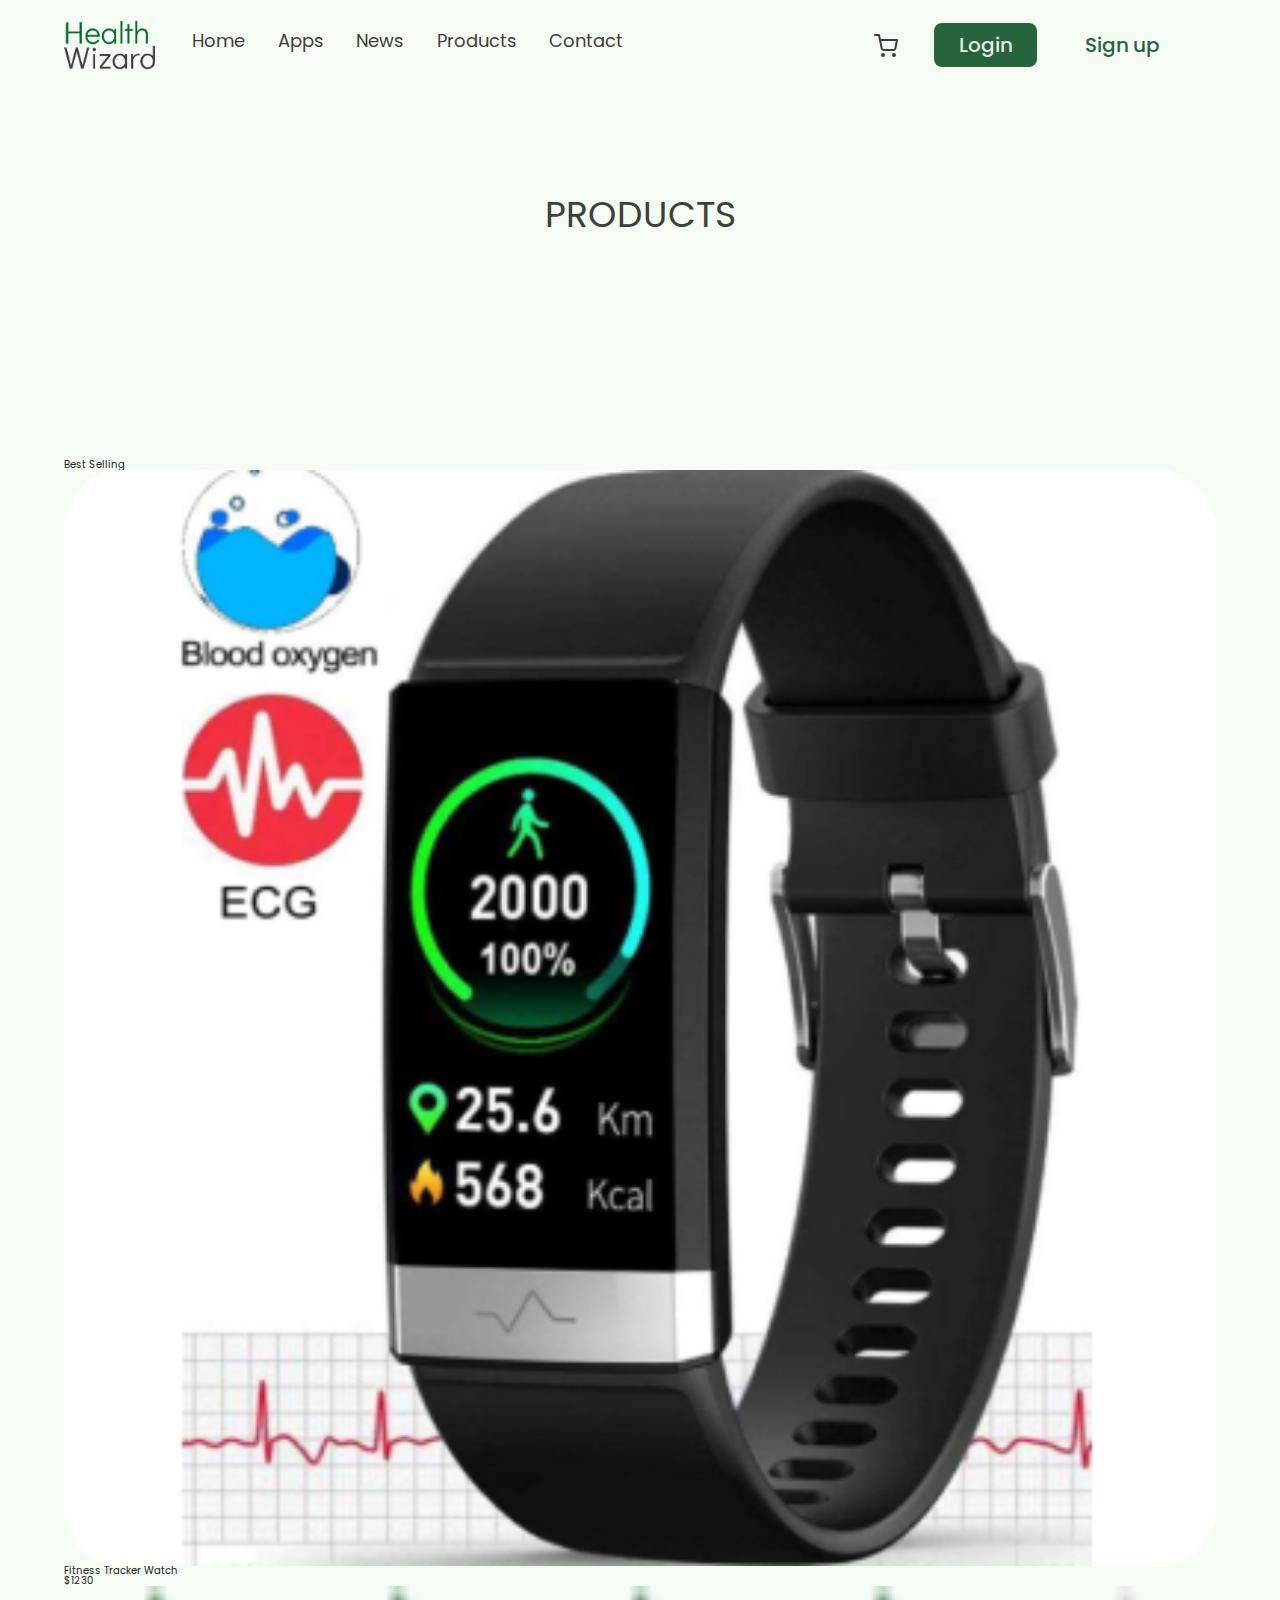
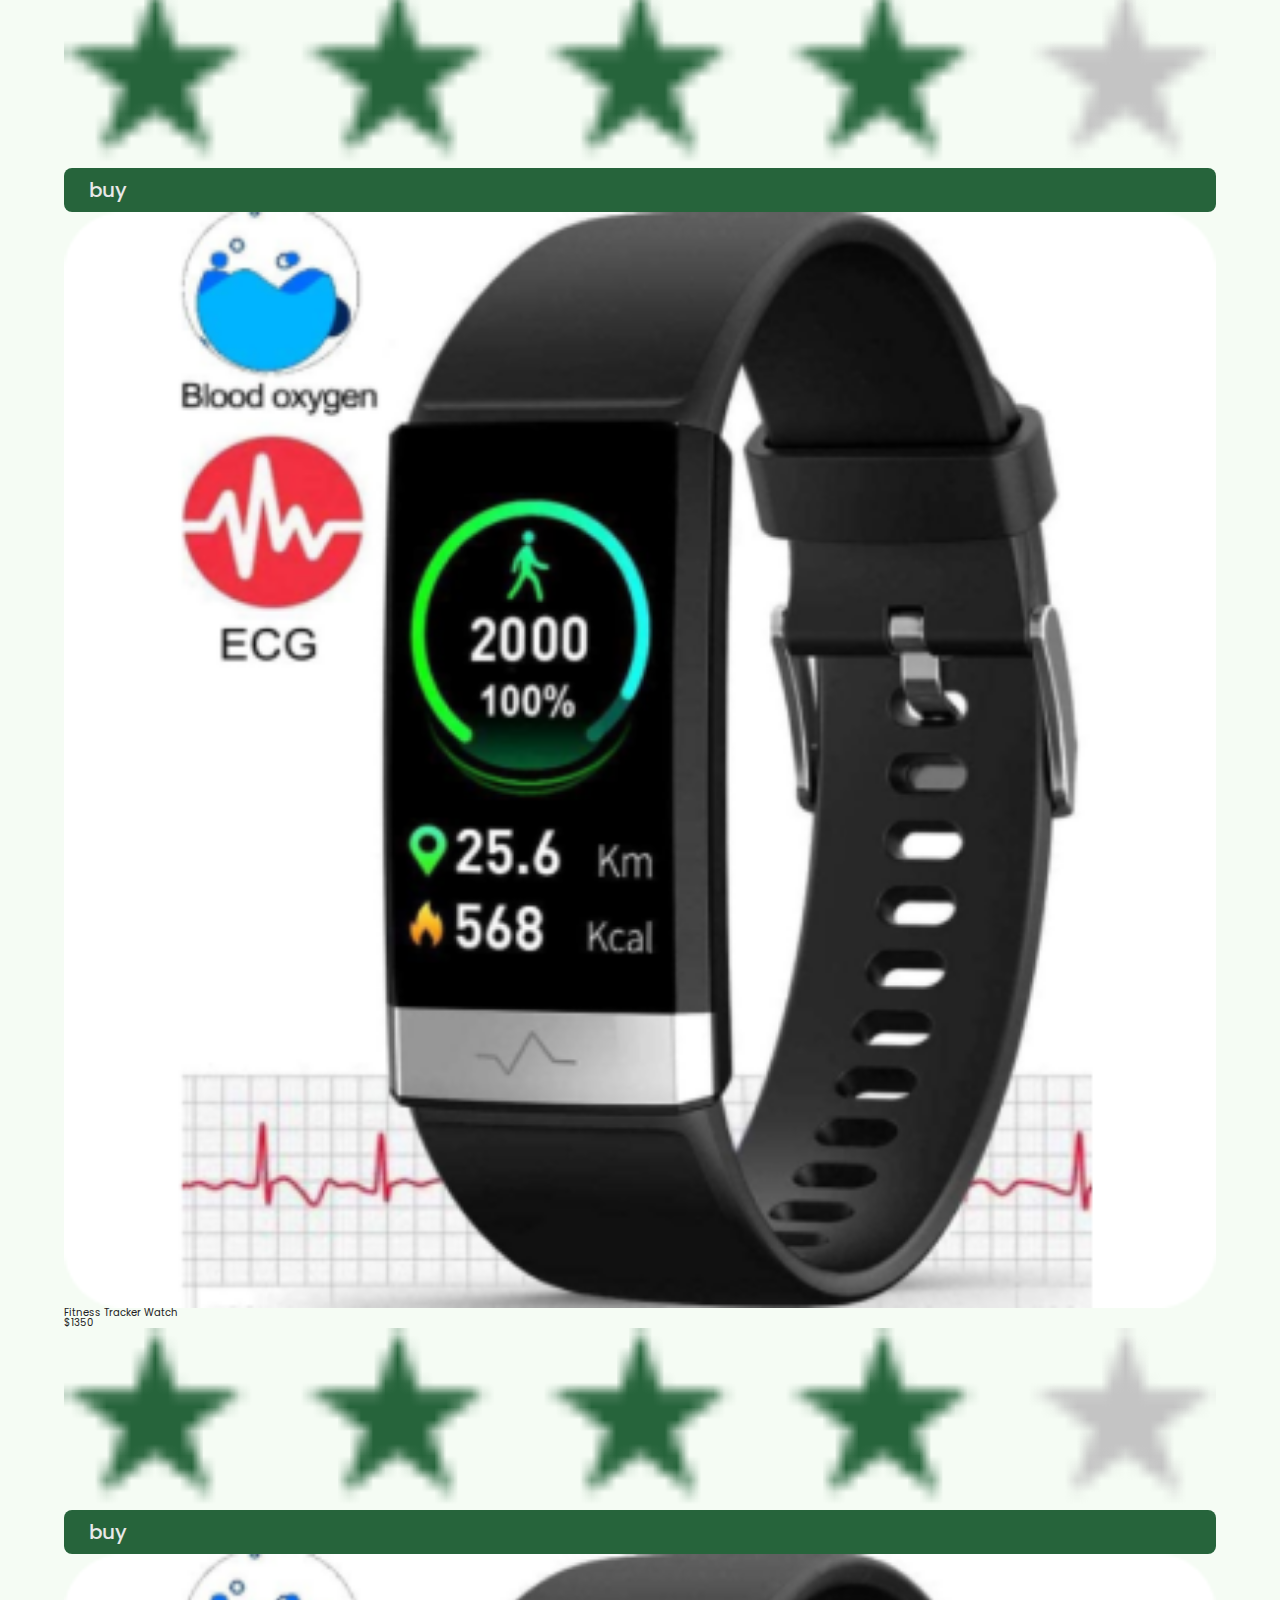
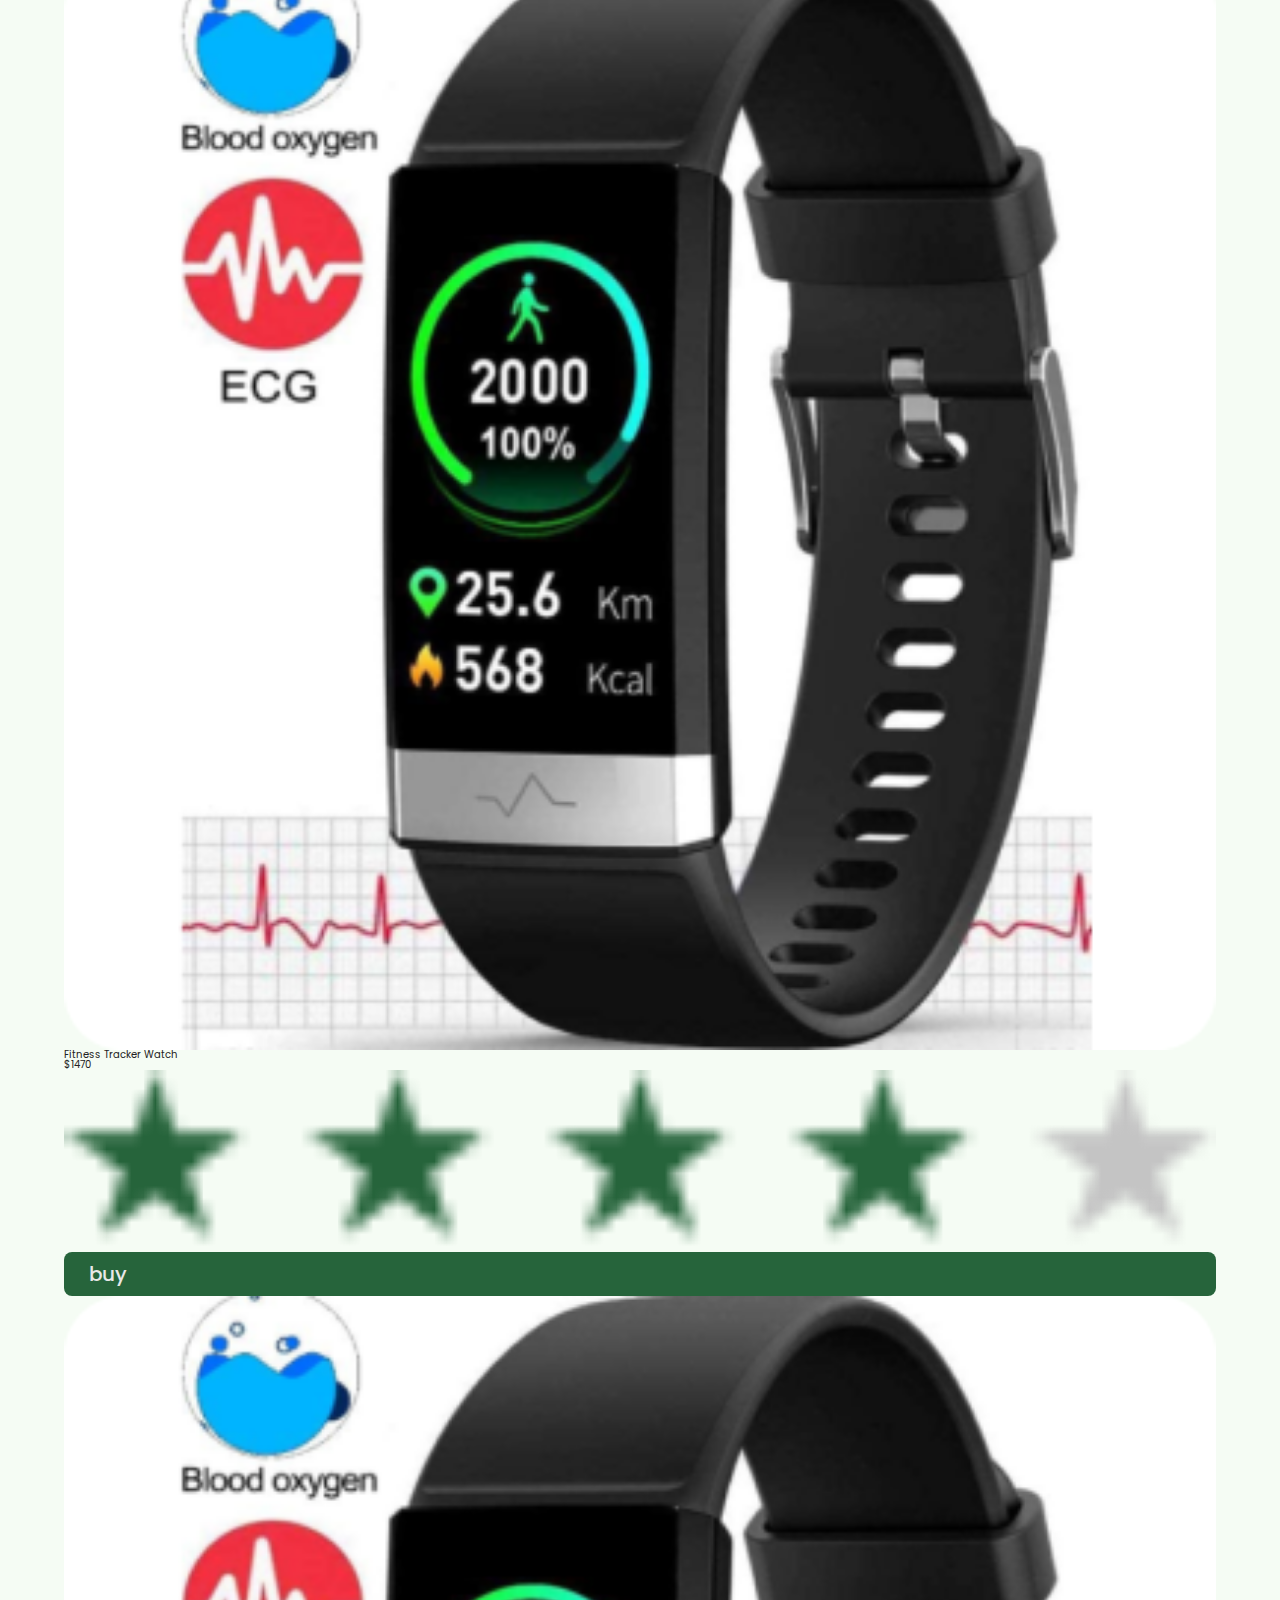
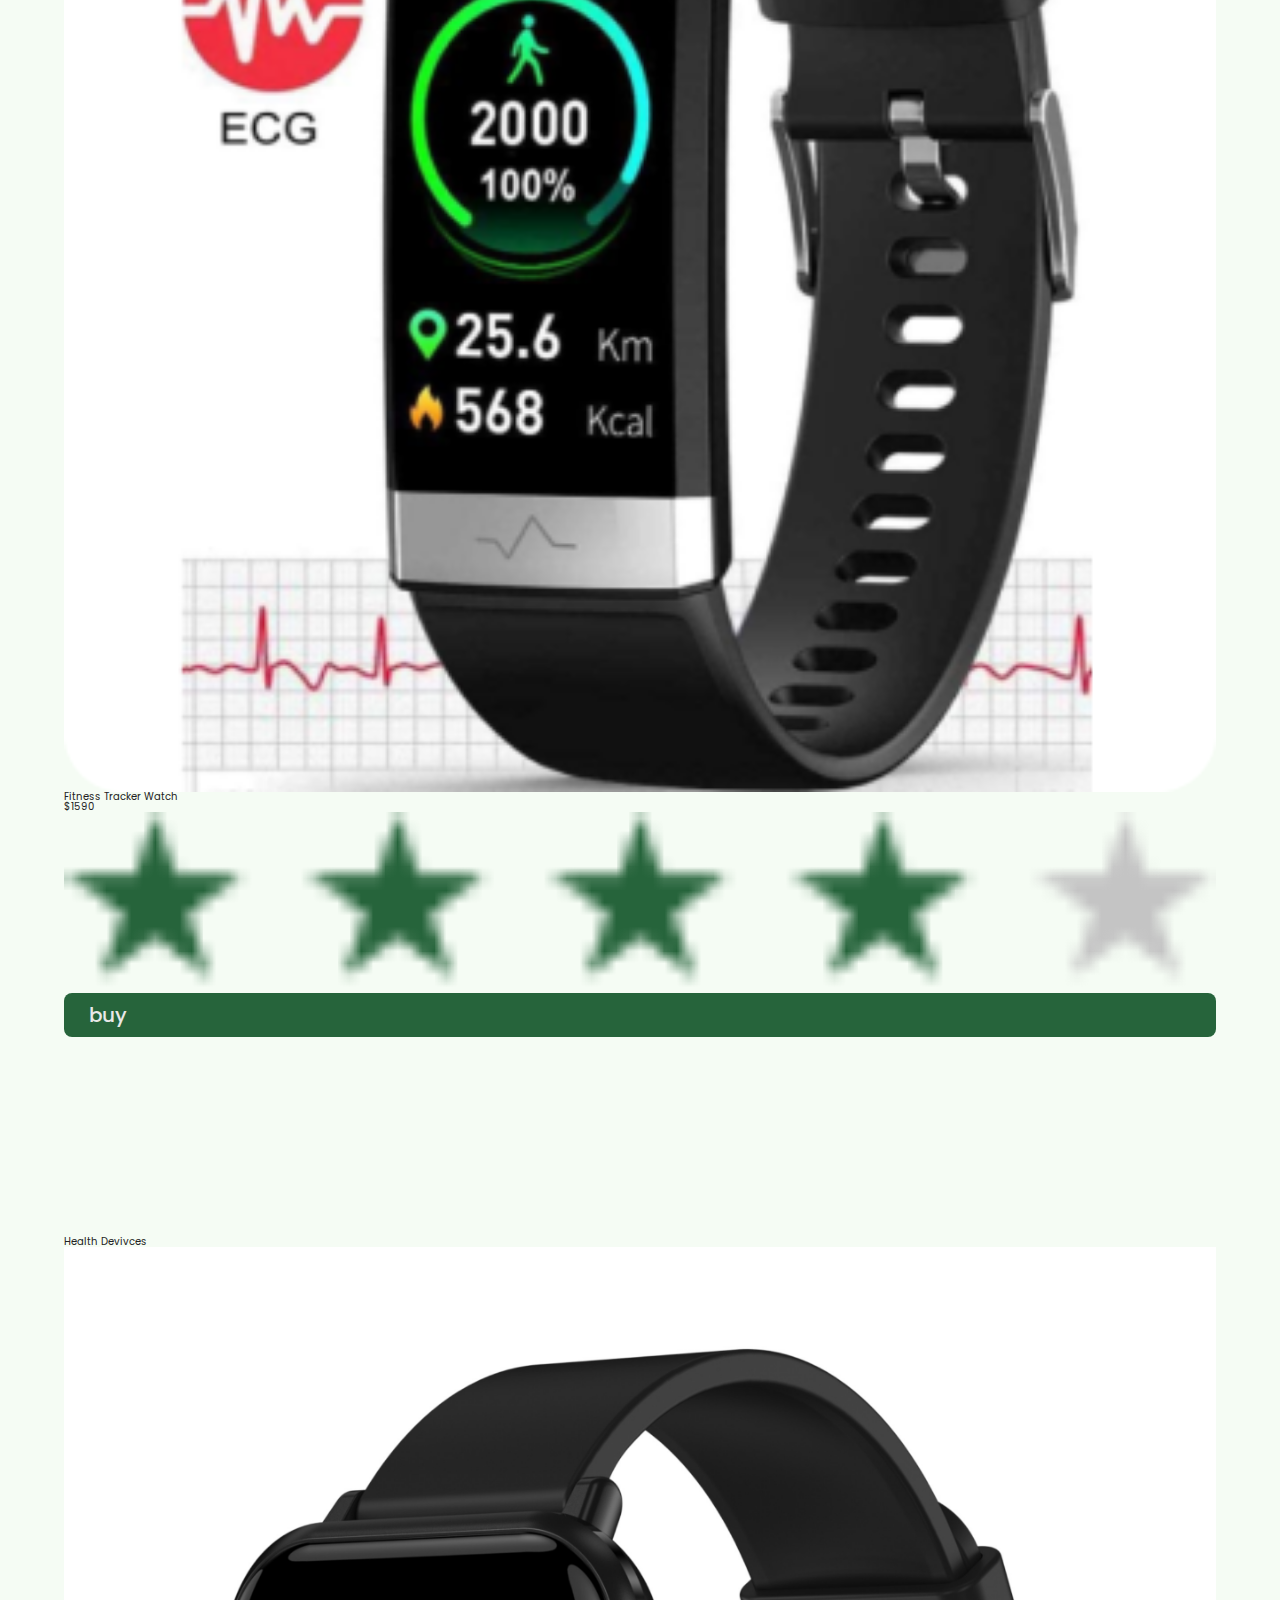
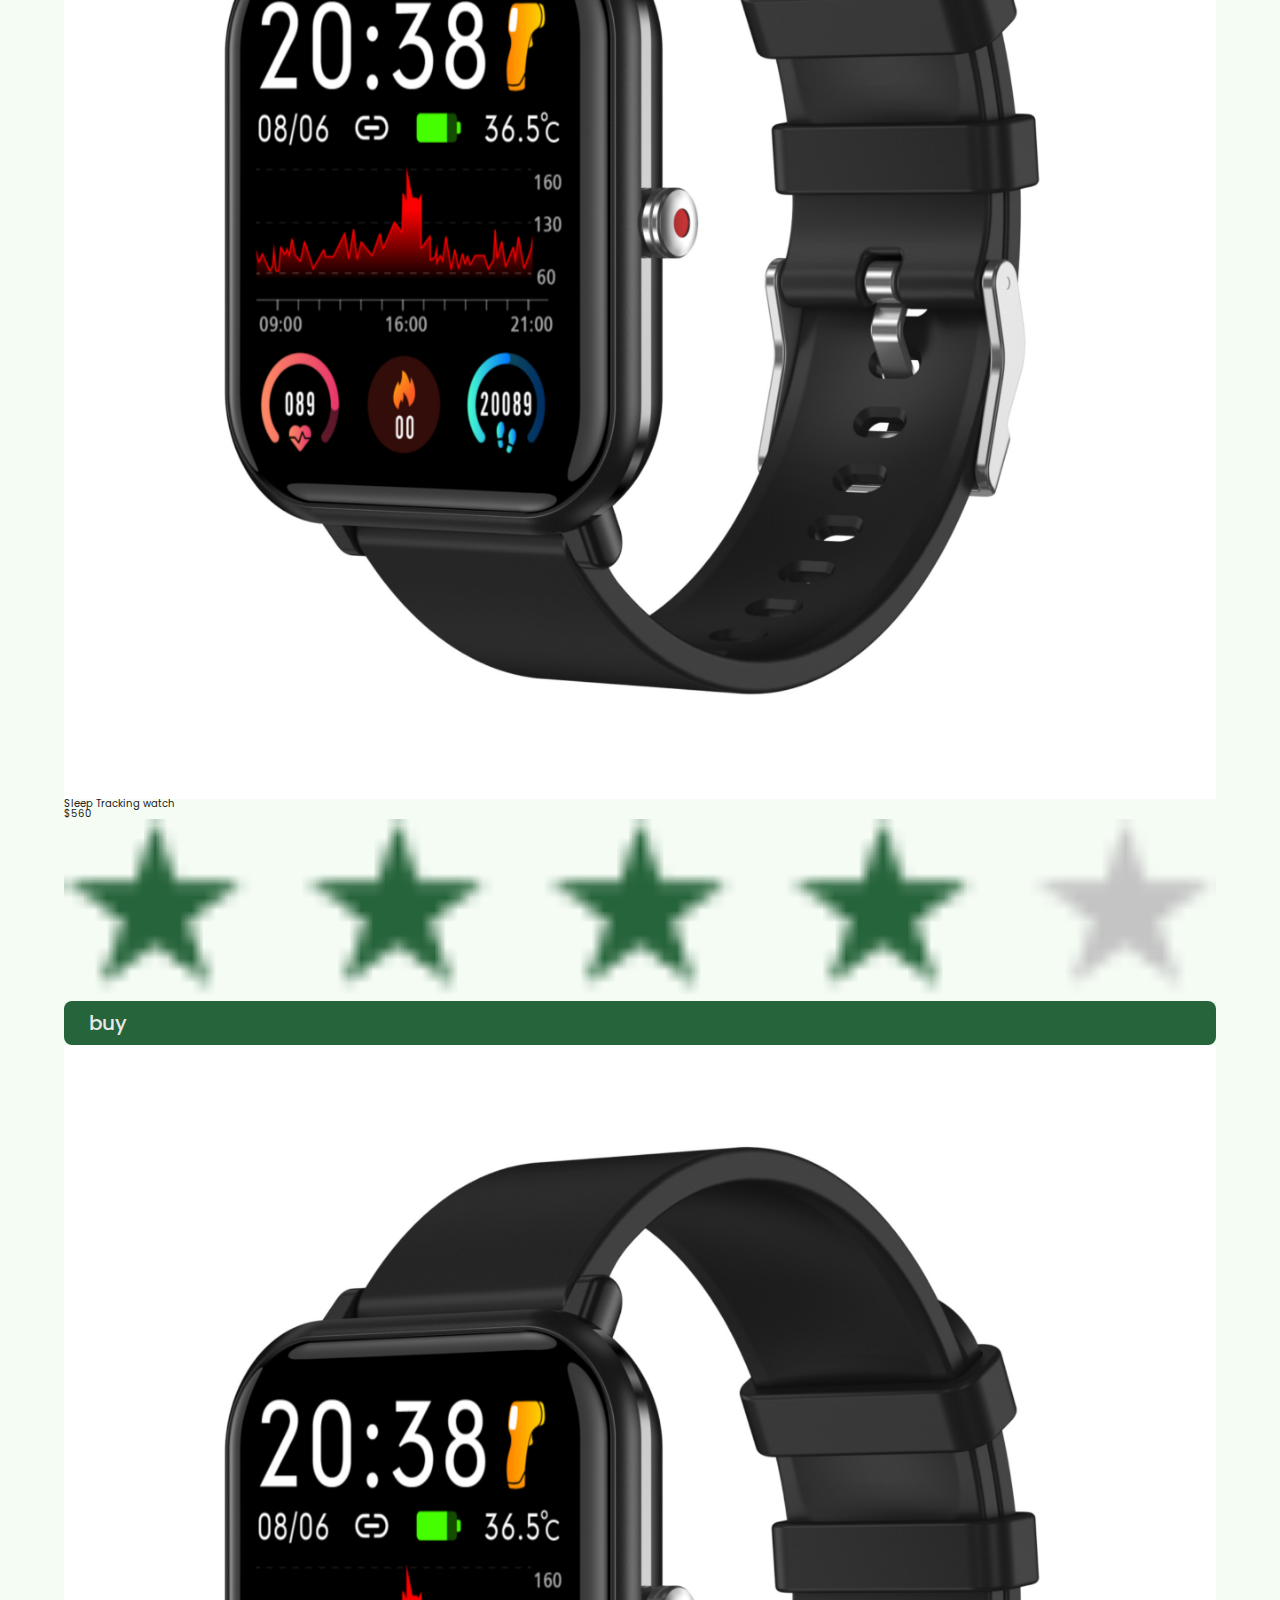
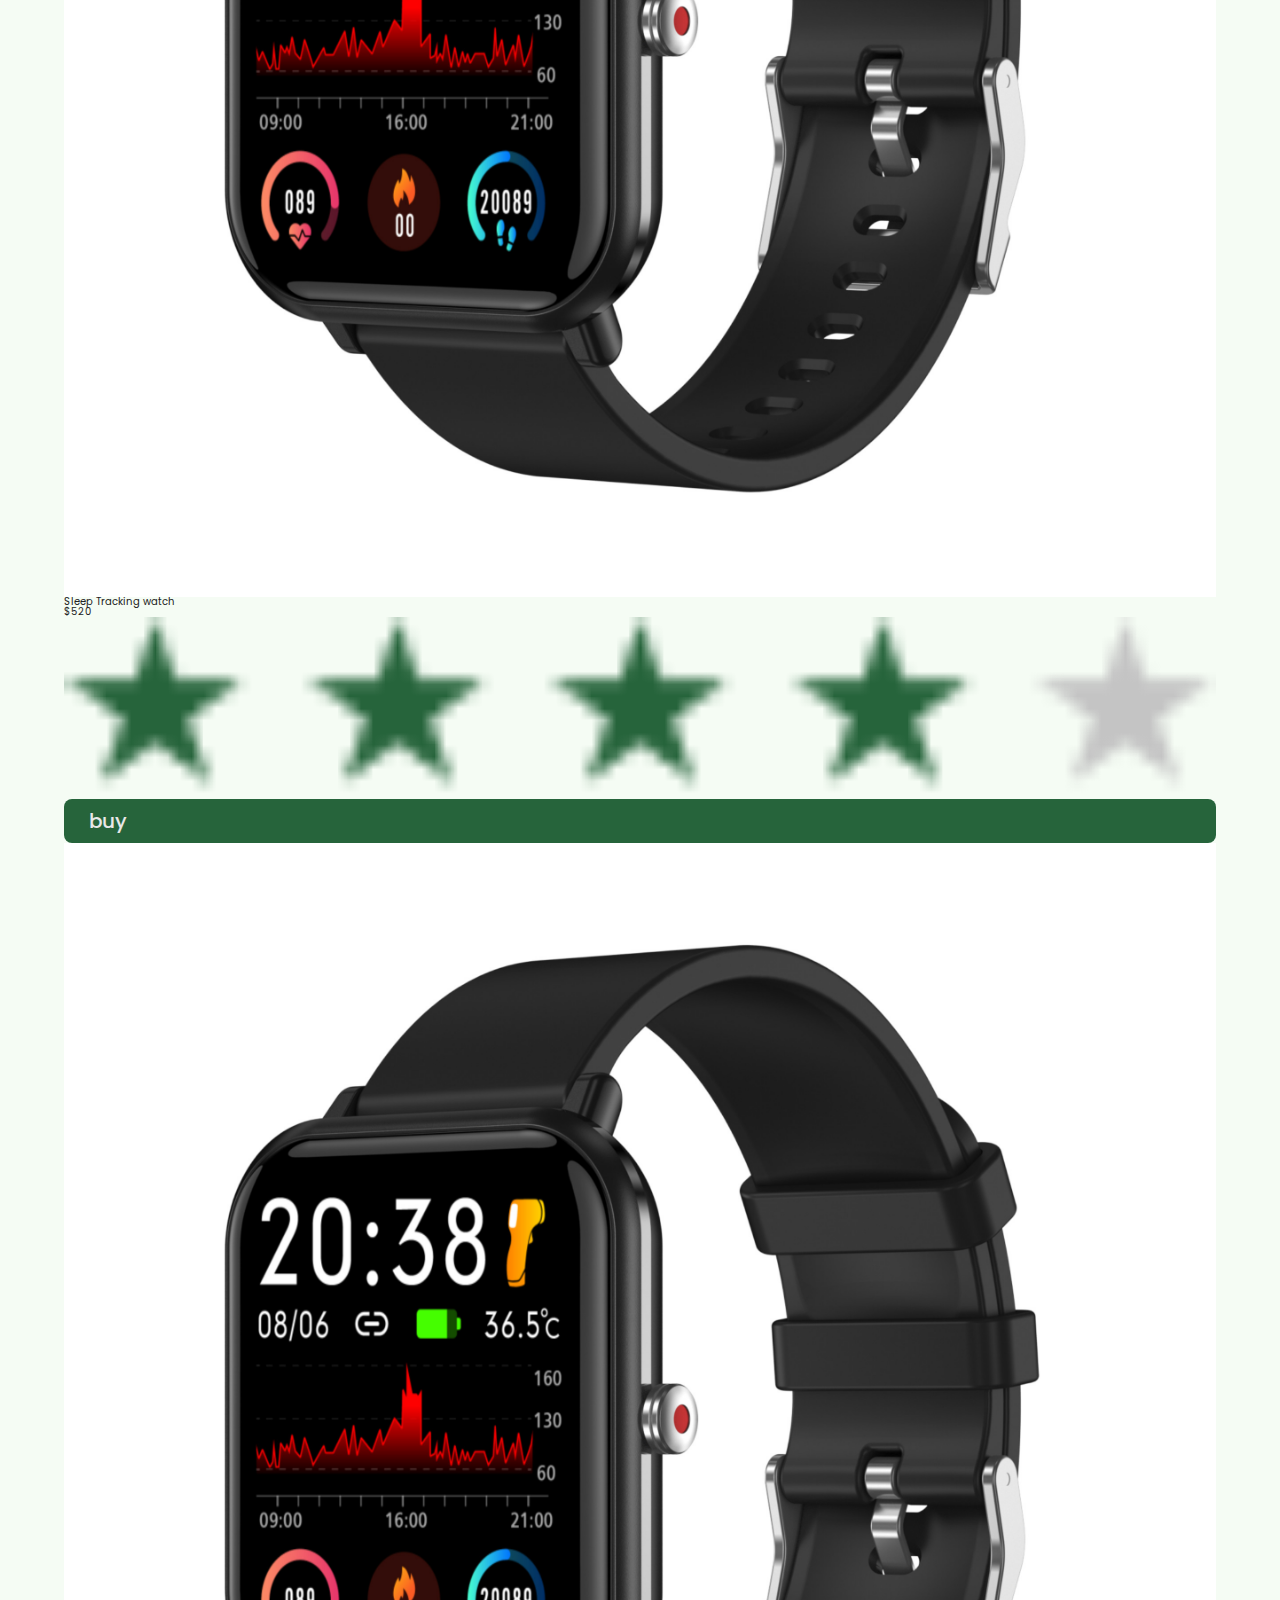
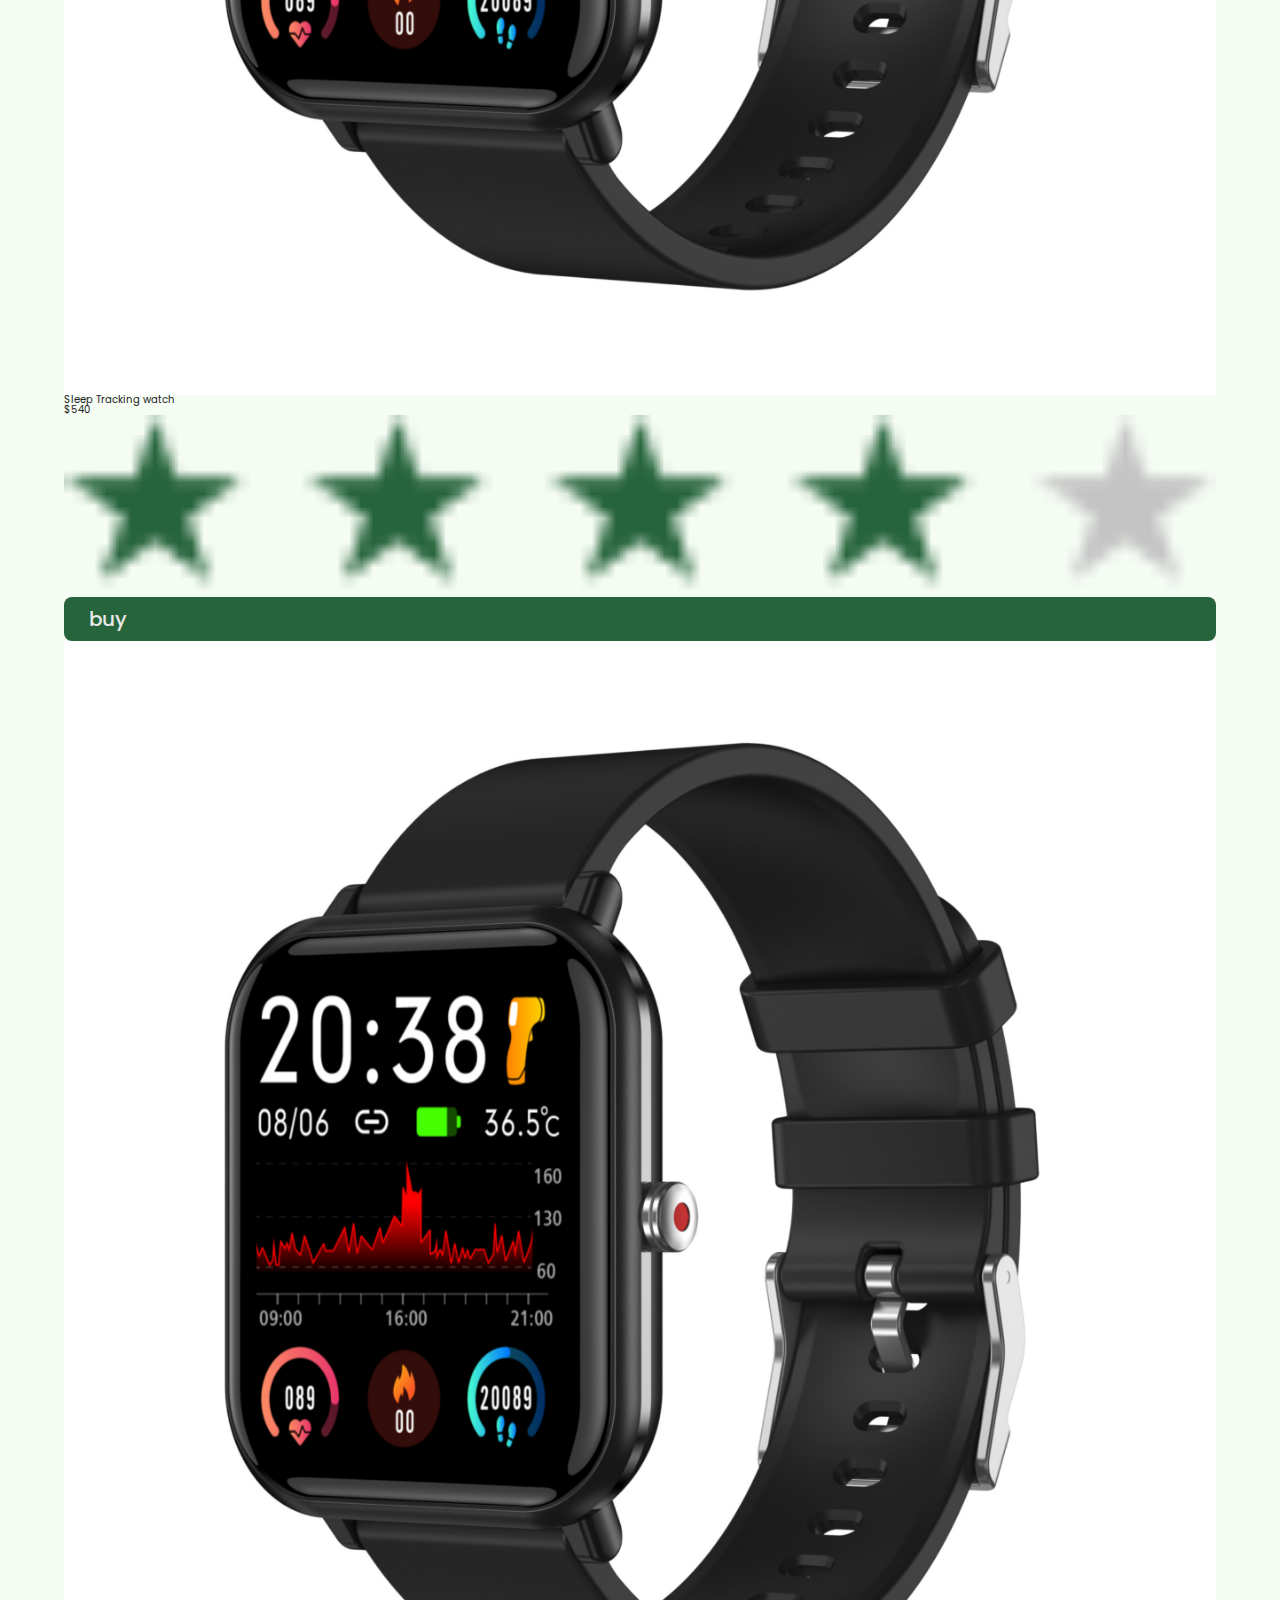
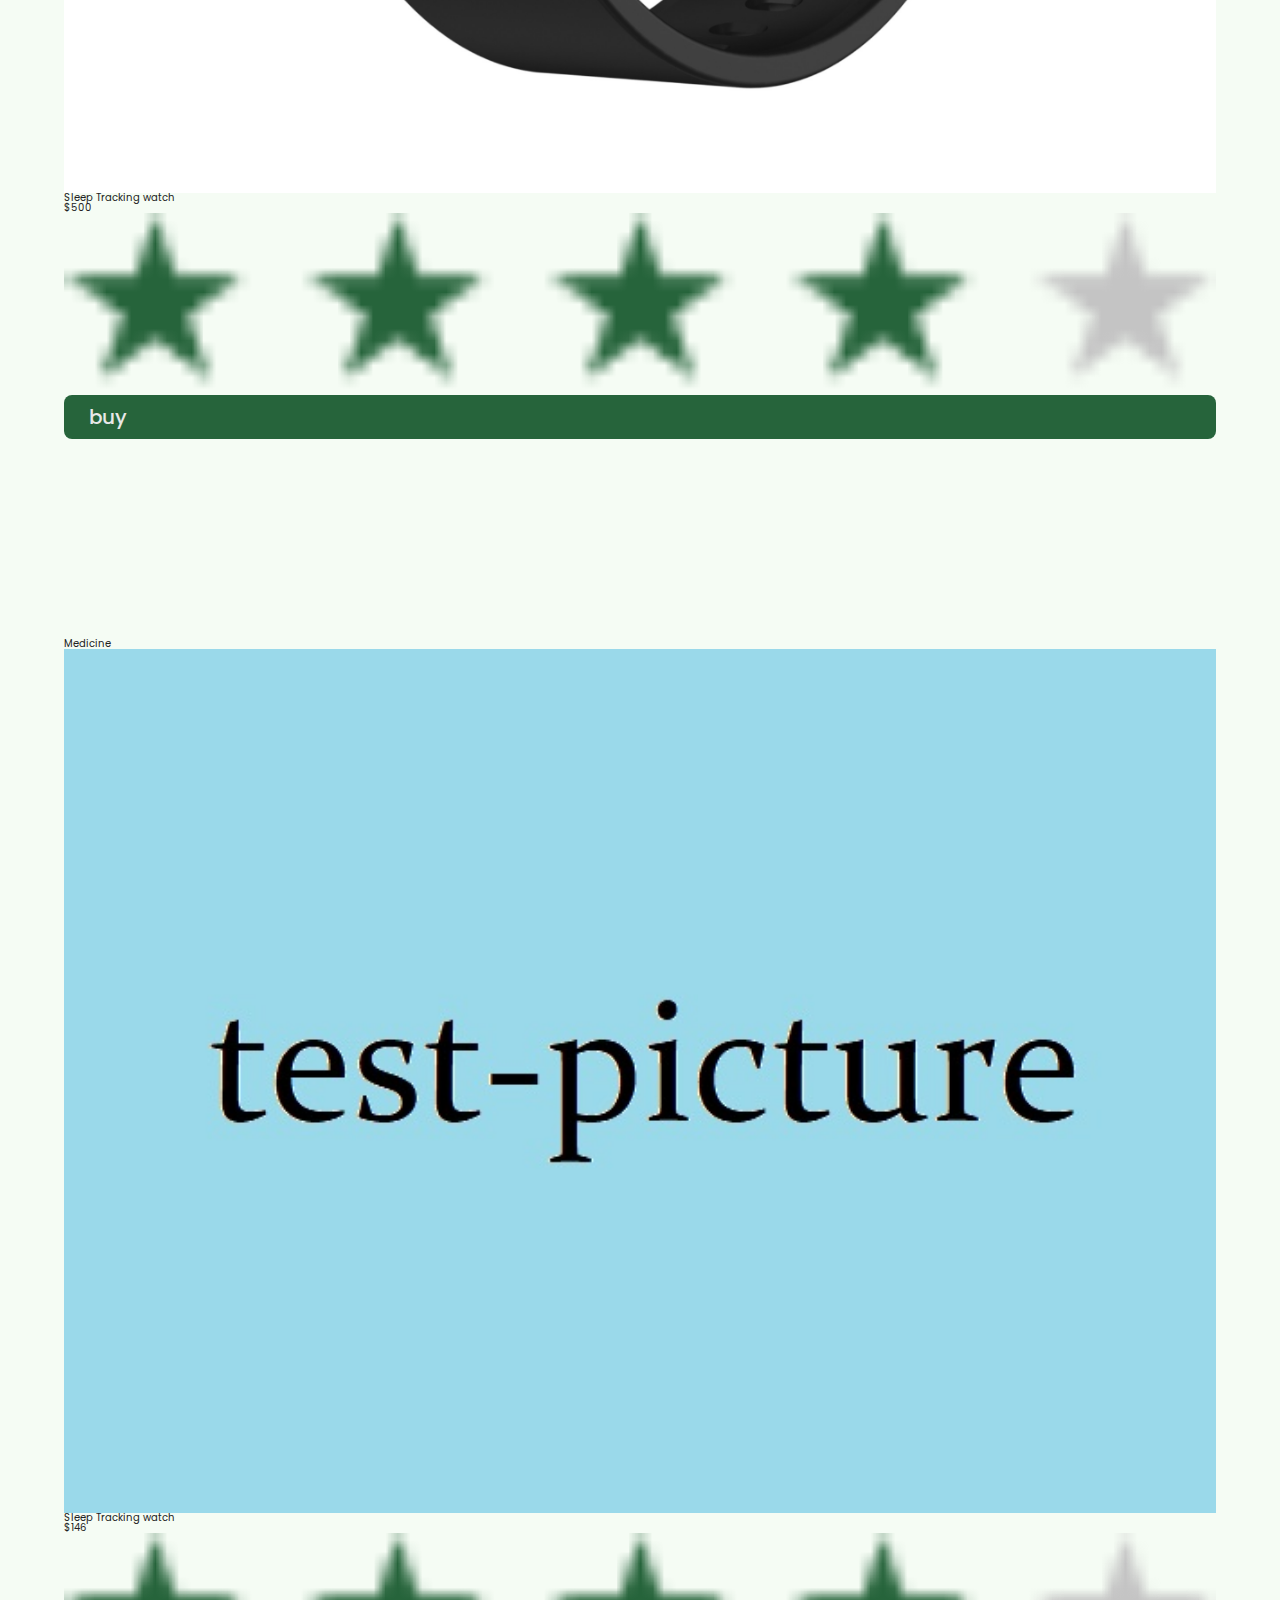
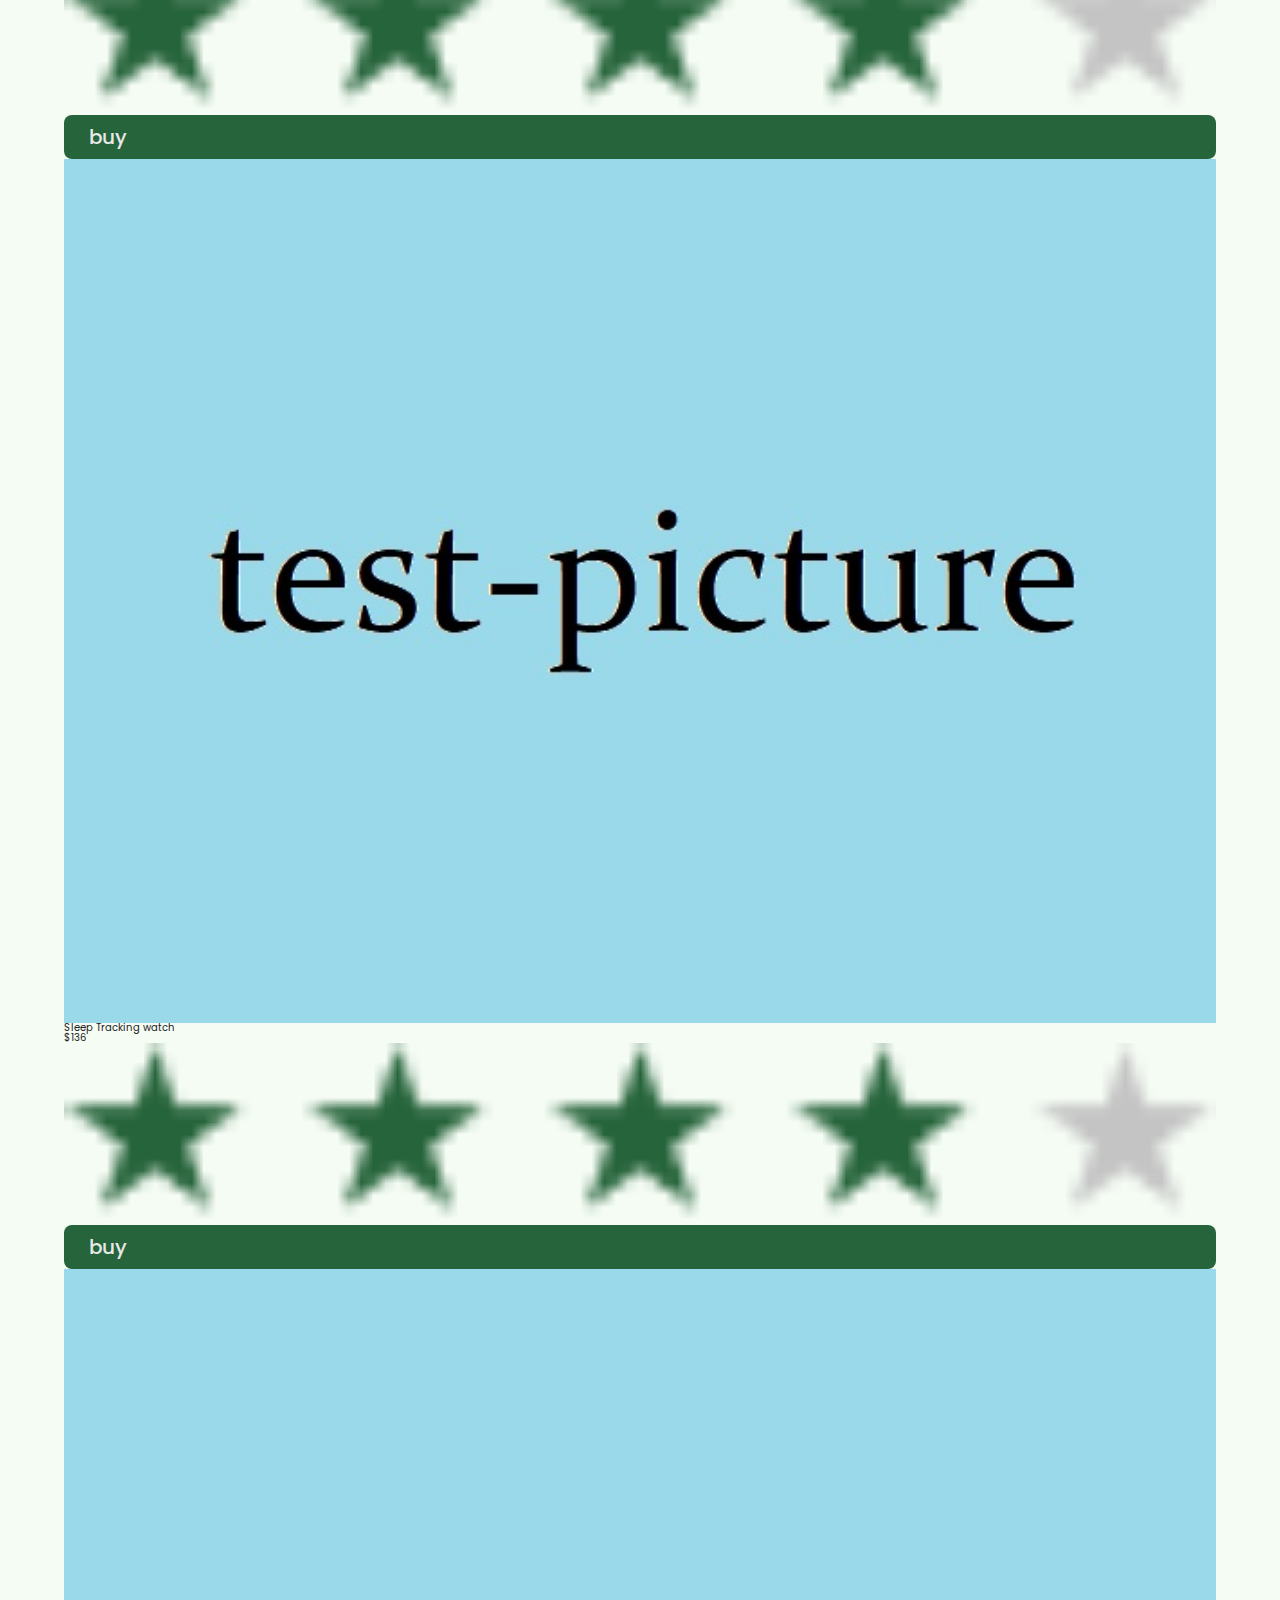
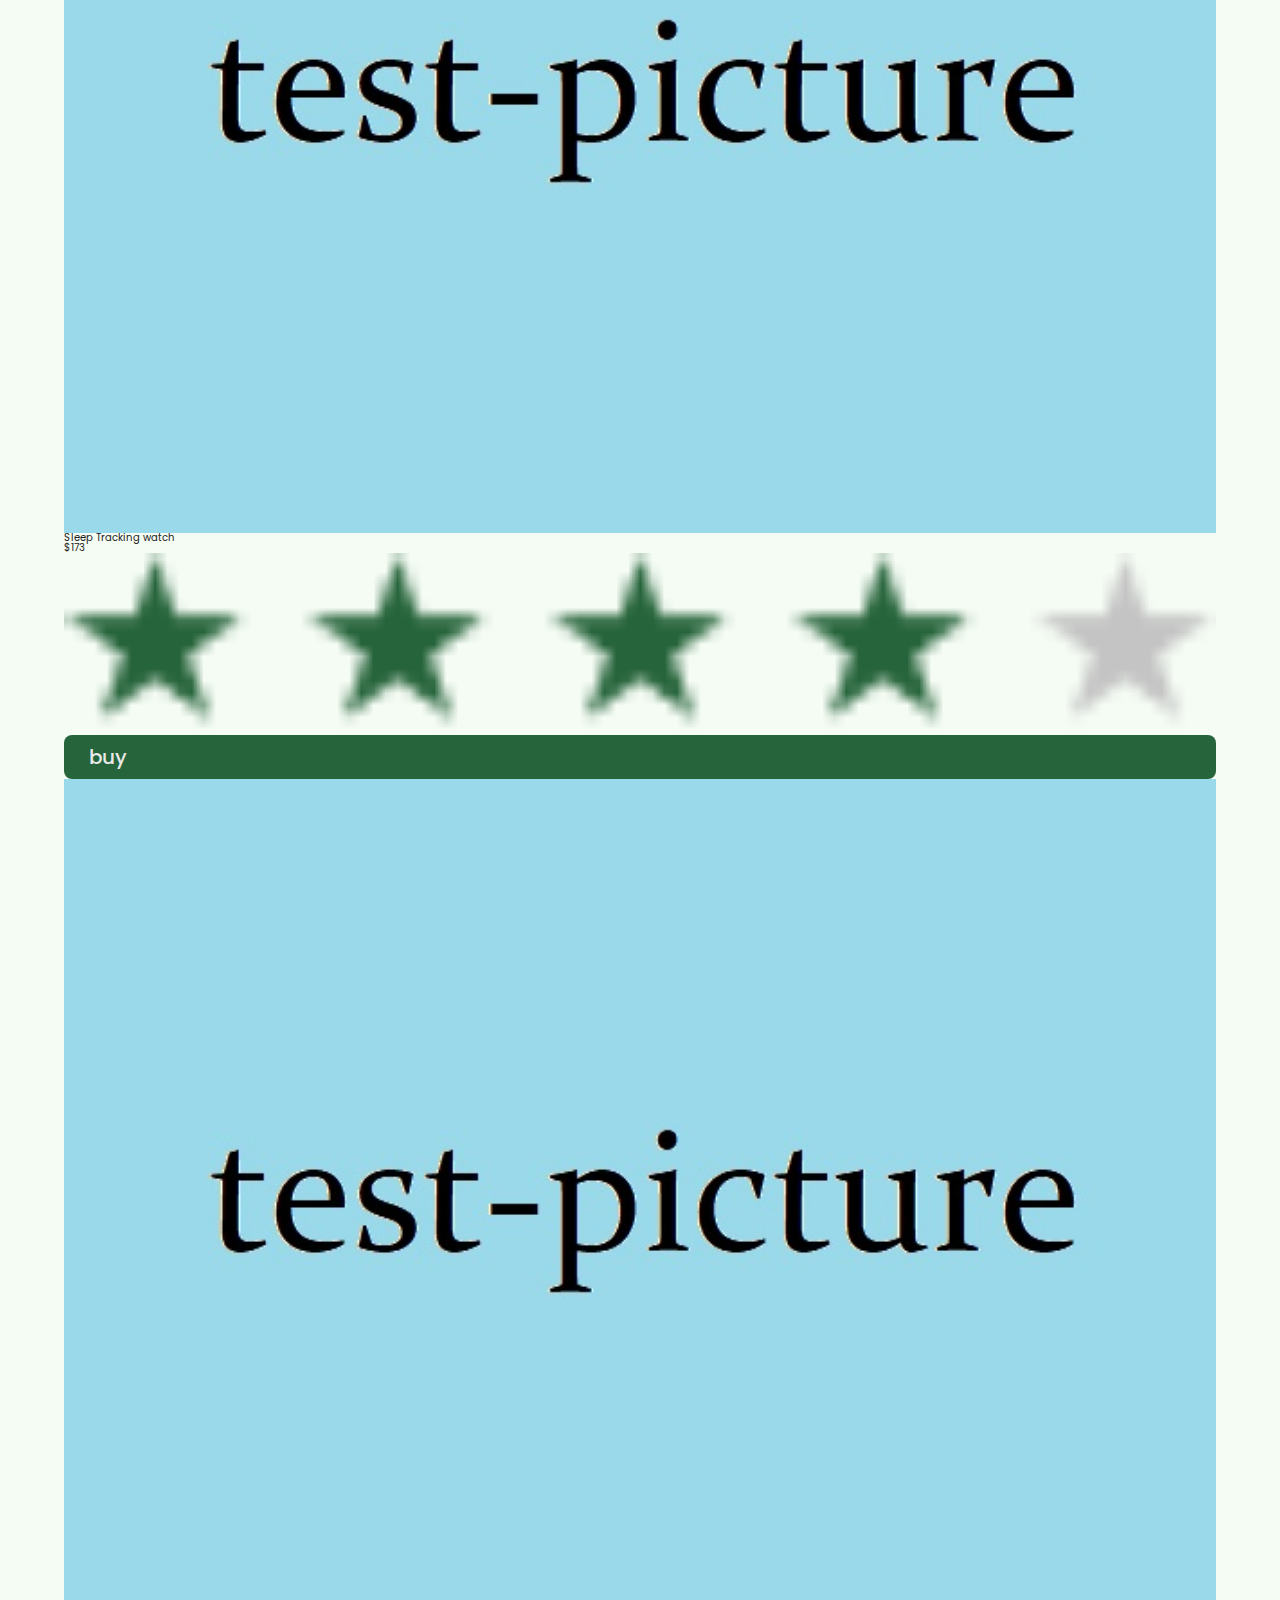
<file: product.bak.html>
<!DOCTYPE html>
<html lang="en">

<head>
  <meta charset="UTF-8" />
  <meta http-equiv="X-UA-Compatible" content="IE=edge" />
  <meta name="viewport" content="width=device-width, initial-scale=1.0" />
  <title>Products | Health Wizard</title>
  <!-- custom css -->
  <link rel="stylesheet" href="./styles/reset.css" />
  <link rel="stylesheet" href="./styles/globalStyles.css" />
  <link rel="stylesheet" href="./styles/components.css" />
  <link rel="stylesheet" href="./styles/cartModal.css">
  <link rel="stylesheet" href="" />
  <!-- aos css -->
  <link rel="stylesheet" href="https://unpkg.com/aos@next/dist/aos.css" />
  <script src="./json/ProductSeries.js"></script>
  <script>

    function listItems(appendPosition, data) {
      let tag = document.getElementById(appendPosition);
      let div = null;

      for (const [key, value] of Object.entries(data)) {
        div = `
          <div class="prodGrid-item">
            <div class="prodGrid-item-img">
              <img src="${value['img']}" alt="" />
            </div>
            <div class="prodGrid-item-info">
              <h3 class="prodGrid-item-title">${value['title']}</h3>
              <h3 class="prodGrid-item-price">$${value['price']}</h3>
              <div class="prodGrid-item-stars">
                <img src="${value['stars']}" alt="" />
              </div>
              <div class="prodGrid-item-buyBtnWrapper">
                <div class="prodGrid-item-buyBtn btn btn-primary" data-id="${value["id"]}">buy</div>
              </div>
            </div>
          </div>
          `;
        tag.innerHTML += div;
      }
    }

    // CRUD localStorage Start
    let products = null;
    let cart = null;

    function productsInit() {
      products = [...OurProducts, ...BestSelling, ...HealthDevivces, ...Medicine, ...Merch];
    }

    function localStorageInit(key, products) {

      for (let product of products) {
        product.quantity = 1;
      }

      localStorage.setItem(key, JSON.stringify(products));
      if (!localStorage.getItem("cart")) {
        localStorage.setItem("cart", "[]");
      }
      cart = JSON.parse(localStorage.getItem("cart"));
    }

    function addItemToCart(productId) {
      if (localStorage.getItem("Products") == null) {
        // 用於手動清除localstorage後，沒有重新載入頁面的情況下初始化。
        productsInit();
        localStorageInit("Products", products);
      }
      products = JSON.parse(localStorage.getItem("Products"));
      let product = products.find(product => {
        return product.id == productId;
      });

      if (cart.length == 0) {
        product.quantity = 1;
        cart.push(product);
        localStorage.setItem("cart", JSON.stringify(cart))
        console.log("Cart is empty, push and set item.");
      } else {
        let res = cart.find(element => element.id == productId);
        if (res === undefined) {
          product.quantity = 1;
          cart.push(product);
          localStorage.setItem("cart", JSON.stringify(cart))
          console.log("Cart is no empty, but it does't have this product, so push and set item;");
        } else {
          console.log(`Found this prodcut in cart, so update this product quantity, quantity will be ${res['quantity'] + 1}`);
          updateQuantity(productId, res['quantity'] + 1);
        }
      }
    }

    function removeItemFromCart(productId) {
      let temp = cart.filter(item => item.id != productId);
      console.log(`filter....`);
      localStorage.setItem("cart", JSON.stringify(temp));
    }

    function updateQuantity(productId, quantity) {
      quantity = Number(quantity);
      for (let product of cart) {
        if (product.id == productId) {
          product.quantity = quantity;
          console.log(`Update product set quantity ${quantity}`);
        }
      }
      localStorage.setItem("cart", JSON.stringify(cart));
    }

    function getTotal() {
      if (localStorage.getItem("cart") == null) {
        cart = [];   // 用於手動清除localstorage後，沒有重新載入頁面的情況下可以顯示cartModal;
      } else {
        cart = JSON.parse(localStorage.getItem("cart"));
      }

      let temp = cart.map(function (item) {
        return parseFloat(item.price * item.quantity);
      });

      let sum = temp.reduce(function (prev, next) {
        return prev + next;
      }, 0);
      console.log("sum " + sum);
      return sum;
    }
    // CRUD localStorage End

    // Modal Init Start
    function setCart() {

      let CartItemList = document.getElementsByClassName("CartItemList")[0];
      let ItemHeadingRow = document.createElement("div");
      let ItemHeadingCell1 = document.createElement("div");
      let ItemHeadingCell2 = document.createElement("div");
      let ItemHeadingCell3 = document.createElement("div");
      let ItemHeadingCell4 = document.createElement("div");

      let ItemAmountRow = document.createElement("div");
      let ItemAmountCell1 = document.createElement("div");
      let ItemAmountCell2 = document.createElement("div");
      let ItemAmountCell3 = document.createElement("div");
      let ItemAmountCell4 = document.createElement("div");

      CartItemList.innerHTML = null;
      CartItemList.setAttribute("class", "CartItemList");

      ItemHeadingRow.setAttribute("class", "ItemHeadingRow");

      ItemHeadingCell1.setAttribute("class", "ItemHeadingCell");
      ItemHeadingCell1.innerText = 'TITLE';

      ItemHeadingCell2.setAttribute("class", "ItemHeadingCell");
      ItemHeadingCell2.innerText = 'PRICE';

      ItemHeadingCell3.setAttribute("class", "ItemHeadingCell");
      ItemHeadingCell3.innerText = 'QUANTITY';

      ItemHeadingCell4.setAttribute("class", "ItemHeadingCell");
      ItemHeadingCell4.innerText = 'TOTAL';

      ItemHeadingRow.append(ItemHeadingCell1);
      ItemHeadingRow.append(ItemHeadingCell2);
      ItemHeadingRow.append(ItemHeadingCell3);
      ItemHeadingRow.append(ItemHeadingCell4);
      CartItemList.append(ItemHeadingRow);

      ItemAmountRow.setAttribute("class", "ItemAmountRow");
      ItemAmountCell1.setAttribute("class", "ItemAmountCell");
      ItemAmountCell1.innerText = "Amount";
      ItemAmountCell2.setAttribute("class", "ItemAmountCell");
      ItemAmountCell3.setAttribute("class", "ItemAmountCell");
      ItemAmountCell4.setAttribute("class", "ItemAmountCell");
      ItemAmountCell4.innerText = getTotal();
      let ItemDataRow = null;

      if (JSON.parse(localStorage.getItem("cart")) == null) {
        cart = [];  // 用於手動清除localstorage後，沒有重新載入頁面的情況下可以顯示cartModal;
      } else {
        cart = JSON.parse(localStorage.getItem("cart"));
      }

      for (const [key, value] of Object.entries(cart)) {

        let ItemDataCell1 = document.createElement("div");
        let ItemDataCell2 = document.createElement("div");
        let ItemDataCell3 = document.createElement("div");
        let ItemDataCell4 = document.createElement("div");
        let inputQuantity = document.createElement('input');

        ItemDataRow = document.createElement("div");
        ItemDataRow.setAttribute("class", `ItemDataRow ItemDataRow-${value['id']}`);
        ItemDataCell1.setAttribute("class", "ItemDataCell");
        ItemDataCell1.innerText = value['title'];
        ItemDataCell2.setAttribute("class", "ItemDataCell");
        ItemDataCell2.innerText = value['price'];
        ItemDataCell3.setAttribute("class", "ItemDataCell");
        ItemDataCell3.setAttribute("id", `ItemDataCell-${value["id"]}`);
        inputQuantity.setAttribute("type", "number");
        inputQuantity.setAttribute("id", value['id']);
        inputQuantity.setAttribute("name", "quantity");
        inputQuantity.setAttribute("value", value['quantity']);
        inputQuantity.setAttribute("min", 0);
        inputQuantity.setAttribute("style", "width:50px");
        inputQuantity.addEventListener('change', (event) => {
          let thisDataCell = document.getElementById(event.target.parentNode.id);
          let thisDataRow = document.getElementById(event.target.parentNode.id).parentElement;

          if (Number(inputQuantity.value) < 1) {
            removeItemFromCart(event.target.id);
            document.getElementsByClassName("CartItemList")[0].removeChild(thisDataRow);
          } else {
            updateQuantity(event.target.id, inputQuantity.value);
            ItemDataCell4.innerText = value['price'] * inputQuantity.value;
          }
          ItemAmountCell4.innerText = getTotal();
        });
        ItemDataCell3.append(inputQuantity);
        ItemDataCell4.setAttribute("class", "ItemDataCell");
        ItemDataCell4.innerText = value['price'] * value['quantity'];
        ItemDataRow.append(ItemDataCell1);
        ItemDataRow.append(ItemDataCell2);
        ItemDataRow.append(ItemDataCell3);
        ItemDataRow.append(ItemDataCell4);
        CartItemList.append(ItemDataRow);


      }
      ItemAmountCell4.innerText = getTotal();
      ItemAmountRow.append(ItemAmountCell1);
      ItemAmountRow.append(ItemAmountCell2);
      ItemAmountRow.append(ItemAmountCell3);
      ItemAmountRow.append(ItemAmountCell4);
      CartItemList.append(ItemAmountRow);
    }


    function cartModalInit() {
      var modal = document.querySelector(".modal");
      var container = modal.querySelector(".container");

      document.querySelector(".shopping-cart").addEventListener("click", function (e) {
        setCart();
        modal.classList.remove("hidden")
      });

      document.querySelector(".modal").addEventListener("click", function (e) {
        if (e.target !== modal && e.target !== container) return;
        modal.classList.add("hidden");
      });
    }
    // Modal Init End    

    window.addEventListener("DOMContentLoaded", event => {
      productsInit();
      localStorageInit("Products", products);
      listItems("Best-Selling", BestSelling);
      listItems("Health-Devivces", HealthDevivces);
      listItems("Medicine", Medicine);
      listItems("Merch", Merch);
      cartModalInit();

      let buyBtns = document.querySelectorAll('[data-id]');
      buyBtns.forEach(buyBtn => {
        buyBtn.addEventListener("click", (buyBtnClickedEvent) => {
          console.log(buyBtnClickedEvent.target.dataset.id);
          addItemToCart(buyBtnClickedEvent.target.dataset.id);
        });
      });
    });
  </script>
</head>

<body>
  <!-- nav section -->
  <div class="nav">
    <div class="container">
      <div class="nav-wrapper">
        <a href="./index.html" class="logo-mobile">
          <img src="./images/logo.png" alt="LOGOmobile" />
        </a>
        <nav>
          <div class="nav-icon">
            <svg xmlns="http://www.w3.org/2000/svg" width="24" height="24" viewBox="0 0 24 24" fill="none"
              stroke="currentColor" stroke-width="2" stroke-linecap="round" stroke-linejoin="round"
              class="feather feather-menu">
              <line x1="3" y1="12" x2="21" y2="12" />
              <line x1="3" y1="6" x2="21" y2="6" />
              <line x1="3" y1="18" x2="21" y2="18" />
            </svg>
          </div>
          <div class="nav-bgOverlay"></div>
          <ul class="nav-list">
            <div class="nav-close">
              <svg xmlns="http://www.w3.org/2000/svg" width="24" height="24" viewBox="0 0 24 24" fill="none"
                stroke="currentColor" stroke-width="2" stroke-linecap="round" stroke-linejoin="round"
                class="feather feather-x">
                <line x1="18" y1="6" x2="6" y2="18" />
                <line x1="6" y1="6" x2="18" y2="18" />
              </svg>
            </div>
            <div class="nav-list-wrapper">
              <div class="nav-list-wrapper-left">
                <a href="./index.html" class="logo-desktop">
                  <img src="./images/logo.png" alt="LOGOdesktop" />
                </a>
                <li><a class="nav-link" href="./index.html">Home</a></li>
                <li><a class="nav-link" href="./apps.html">Apps</a></li>
                <li><a class="nav-link" href="./news.html">News</a></li>
                <li>
                  <a class="nav-link" href="./product.html">Products</a>
                </li>
                <li><a class="nav-link" href="./contact.html">Contact</a></li>
                <!-- <li>
                    <a class="shopping-cart shopping-cart-onTheLeft" href=""
                      ><svg
                        xmlns="http://www.w3.org/2000/svg"
                        width="24"
                        height="24"
                        viewBox="0 0 24 24"
                        fill="none"
                        stroke="currentColor"
                        stroke-width="2"
                        stroke-linecap="round"
                        stroke-linejoin="round"
                      >
                        <circle cx="9" cy="21" r="1" />
                        <circle cx="20" cy="21" r="1" />
                        <path
                          d="M1 1h4l2.68 13.39a2 2 0 0 0 2 1.61h9.72a2 2 0 0 0 2-1.61L23 6H6"
                        /></svg
                    ></a>
                  </li>
                  <li>
                    <div class="login login-onTheLeft btn btn-primary">
                      Login
                    </div>
                  </li>
                  <li>
                    <div class="sign-up sign-up-onTheLeft btn">Sign up</div>
                  </li> -->
              </div>
              <div class="nav-list-wrapper-right">
                <li>
                  <div class="shoppingCartOverlay"></div>
                  <div class="shoppingCart-div">
                    <a class="shopping-cart shopping-cart-onTheRight"><svg xmlns="http://www.w3.org/2000/svg" width="24"
                        height="24" viewBox="0 0 24 24" fill="none" stroke="currentColor" stroke-width="2"
                        stroke-linecap="round" stroke-linejoin="round">
                        <circle cx="9" cy="21" r="1" />
                        <circle cx="20" cy="21" r="1" />
                        <path d="M1 1h4l2.68 13.39a2 2 0 0 0 2 1.61h9.72a2 2 0 0 0 2-1.61L23 6H6" />
                      </svg></a>
                  </div>
                </li>
                <li>
                  <a class="shpping-cart-textVersion shopping-cart-onTheRight" href="./shopping-cart.html">My Cart</a>
                </li>
                <li>
                  <a href="./login.html" class="login login-onTheRight btn btn-primary">
                    Login
                  </a>
                </li>
                <li>
                  <a href="./signup.html" class="sign-up sign-up-onTheRight btn">Sign up</a>
                </li>
                <li>
                  <a href="./login.html" class="loginOrSignUp btn btn-primary">
                    Login / Sign-up
                  </a>
                </li>
              </div>
            </div>
          </ul>
        </nav>
      </div>
    </div>
  </div>
  <!-- end nav section -->

  <!-- modal -->
  <div class="modal hidden">
    <div class="container">
      <div class="body" style="color: green; font-size: 16px;">
        <div class="CartItemList">

        </div>
      </div>
    </div>
  </div>
  <!-- end modal -->

  <!-- description section -->
  <section id="desc" class="desc-prod">
    <div class="container">
      <h1 class="desc-title">Products</h1>
    </div>
  </section>
  <!-- end description section -->

  <!-- best selling section -->
  <section id="prodGrid">
    <div class="container">
      <h2 class="prodGrid-title">Best Selling</h2>
      <div class="prodGrid-wrapper" id="Best-Selling">

      </div>
    </div>
  </section>
  <!-- end best selling section -->

  <!-- health devices section -->
  <section id="prodGrid">
    <div class="container">
      <h2 class="prodGrid-title">Health Devivces</h2>
      <div class="prodGrid-wrapper" id="Health-Devivces">

      </div>
    </div>
  </section>
  <!-- end health devices section -->

  <!-- medicine section -->
  <section id="prodGrid">
    <div class="container">
      <h2 class="prodGrid-title">Medicine</h2>
      <div class="prodGrid-wrapper" id="Medicine">

      </div>
    </div>
  </section>
  <!-- end medicine section -->

  <!-- mercg section -->
  <section id="prodGrid">
    <div class="container">
      <h2 class="prodGrid-title">Merch</h2>
      <div class="prodGrid-wrapper" id="Merch">

      </div>
    </div>
  </section>
  <!-- end merch section -->

  <!-- footer -->
  <footer>
    <div class="container">
      <div class="footer-wrapper">
        <div class="footer-col-1">
          <div class="footer-logo">
            <img src="./images/logo.png" alt="LOGO" />
          </div>
          <p class="footer-info">
            Health Wizard is lorem ipsum dolor sit amet consectetur
            adipisicing elit. Vel aliquam praesentium vitae aperiam beatae
            sapiente totam nemo.
          </p>
          <div class="footer-social">
            <h4 class="footer-social-title">Follow us</h4>
            <ol class="footer-social-list">
              <li>
                <a href="#">
                  <svg xmlns="http://www.w3.org/2000/svg" width="24" height="24" viewBox="0 0 24 24" fill="none"
                    stroke="currentColor" stroke-width="1" stroke-linecap="round" stroke-linejoin="round"
                    class="feather feather-facebook">
                    <path d="M18 2h-3a5 5 0 0 0-5 5v3H7v4h3v8h4v-8h3l1-4h-4V7a1 1 0 0 1 1-1h3z" />
                  </svg>
                </a>
              </li>
              <li>
                <a href="#">
                  <svg xmlns="http://www.w3.org/2000/svg" width="24" height="24" viewBox="0 0 24 24" fill="none"
                    stroke="currentColor" stroke-width="1" stroke-linecap="round" stroke-linejoin="round"
                    class="feather feather-instagram">
                    <rect x="2" y="2" width="20" height="20" rx="5" ry="5" />
                    <path d="M16 11.37A4 4 0 1 1 12.63 8 4 4 0 0 1 16 11.37z" />
                    <line x1="17.5" y1="6.5" x2="17.51" y2="6.5" />
                  </svg>
                </a>
              </li>
              <li>
                <a href="#">
                  <svg xmlns="http://www.w3.org/2000/svg" width="24" height="24" viewBox="0 0 24 24" fill="none"
                    stroke="currentColor" stroke-width="1" stroke-linecap="round" stroke-linejoin="round"
                    class="feather feather-twitter">
                    <path
                      d="M23 3a10.9 10.9 0 0 1-3.14 1.53 4.48 4.48 0 0 0-7.86 3v1A10.66 10.66 0 0 1 3 4s-4 9 5 13a11.64 11.64 0 0 1-7 2c9 5 20 0 20-11.5a4.5 4.5 0 0 0-.08-.83A7.72 7.72 0 0 0 23 3z" />
                  </svg>
                </a>
              </li>
            </ol>
          </div>
        </div>
        <div class="footer-col-2">
          <h3 class="footer-text-title">Links</h3>
          <ol class="footer-text">
            <li>
              <a href="./index.html">Home</a>
            </li>
            <li>
              <a href="./apps.html">Apps</a>
            </li>
            <li><a href="./news.html">News</a></li>
            <li><a href="./product.html">Products</a></li>
            <li><a href="./shopping-cart.html">Shopping Cart</a></li>
            <li><a href="./privacy-policy.html">Privacy Policy</a></li>
          </ol>
        </div>
        <div class="footer-col-3">
          <h3 class="footer-text-title">Support</h3>
          <ol class="footer-text">
            <li><a href="./contact.html">Contact us</a></li>
            <li><a href="./support-center.html">Support Center</a></li>
            <li><a href="./feedback.html">Feedback</a></li>
          </ol>
        </div>
        <div class="footer-col-4">
          <h3 class="footer-text-title">Contact</h3>
          <ol class="footer-text">
            <li>
              <a href="#">8765 4321</a>
            </li>
            <li>
              <a href="#">healthwizard@mail.com</a>
            </li>
            <li>
              <a href="#">11-C Blk A Marvel Industrial Building 25-31 Kwai Fung
                Crescent Kwai Chung, Central, Hong Kong</a>
            </li>
          </ol>
        </div>
      </div>
    </div>

    <div id="copyright">
      <div class="container">
        <p class="copyright-text">
          © copyright 2023 Health Wizard | All rights reserved
        </p>
      </div>
    </div>
  </footer>
  <!-- end footer -->

  <!-- aos script -->
  <script src="https://unpkg.com/aos@next/dist/aos.js"></script>
  <!-- custom script -->
  <script src="./javascript/main.js"></script>
</body>

</html>
</file>
<file: styles/globalStyles.css>
@import url("https://fonts.googleapis.com/css2?family=Poppins:wght@500;600&family=Raleway:wght@400;500;600&display=swap");

html {
  /*↓ 10px so that 1rem = 10px, 1.5rem = 15px ...... ↓  */
  font-size: 10px;
  overflow-x: hidden;
}

:root {
  --green-1: #26643b;
  --green-2: #a2de96;
  --lightGreen-1: #d6e5d8;
  --lightGreen-2: #f5fcf4;
  --black-1: #3b413a;
  --black-2: #3f3c3c;
  --black-3: #5b6359;
  --white-1: #e8e8e8;
}

body {
  background-color: var(--lightGreen-2);
  overflow-x: hidden;
}

section {
  padding: 100px 0;
}

@media only screen and (max-width: 768px) {
  section {
    padding: 50px 0;
  }
}

.container {
  max-width: 1200px;
  width: 90%;
  margin: 0 auto;
}

img {
  width: 100%;
  height: 100%;
  object-fit: cover;
}

h1,
h2,
h3,
h4 {
  font-family: "Poppins", sans-serif;
}

p {
  font-family: "Raleway", sans-serif;
  font-weight: 400;
  line-height: 1.4em;
  font-size: 1.8rem;
}

a {
  display: inline-block;
  text-decoration: none;
}

.text-underline {
  text-decoration: underline;
}

.text-center {
  text-align: center;
}
</file>
<file: styles/components.css>
/* global button styles */
.btn {
  color: var(--green-1);
  font-family: Poppins;
  font-weight: 500;
  border-radius: 8px;
  font-size: 2rem;
  padding: 1.2rem 2.5rem;
}
.btn-withoutStyles {
  color: var(--green-1);
  font-family: Poppins;
  border-radius: 8px;
}
.btn-primary {
  color: var(--white-1);
  background: var(--green-1);
}
@media only screen and (max-width: 776px) {
  .btn {
    font-size: 1.4rem;
    padding: 1.2rem 2rem;
  }
}

/* nav styles */
.nav {
  padding: 2rem 0;
}
.nav-list-wrapper {
  display: flex;
  justify-content: space-between;
  align-items: center;
}
.logo-mobile {
  display: none;
}
.logo-desktop {
  display: inline-block;
  margin-right: 2rem;
  height: 5rem;
}
.logo-desktop img {
  border-radius: 8px;
}
.nav-icon,
.nav-close,
.nav-bgOverlay {
  display: none;
}

.nav-list li {
  display: inline-block;
  margin: 0 1rem;
}
.nav-list-wrapper-left li a {
  font-size: 1.8rem;
  font-family: Poppins;
  color: var(--black-2);
  padding: 0.5rem;
}
/* .shopping-cart-onTheLeft,
.login-onTheLeft,
.sign-up-onTheLeft {
  display: none;
} */

/* .login,
.sign-up {
  font-size: 1.8rem;
  font-family: Poppins;
  cursor: pointer;
} */
/* .sign-up {
  padding-right: 1.5rem;
} */
.shopping-cart {
  margin-right: 1.5rem;
  position: relative;
}
.shpping-cart-textVersion {
  display: none;
}
.shopping-cart svg {
  color: var(--black-2);
  position: absolute;
  /* bottom: -0.5rem; */
  top: -1.8rem;
}
.nav-list-left li:hover a:hover {
  color: var(--green-1);
}
.nav .logo {
  height: 50px;
}
.login a {
  color: var(--green-1);
  font-family: Poppins;
  font-weight: 500;
  border-radius: 8px;
  font-size: 2rem;
  padding: 1.2rem 2.5rem;
}
.loginOrSignUp {
  display: none;
}
@media only screen and (min-width: 775px) and (max-width: 1025px) {
  /* .nav-list-wrapper {
    display: block;
  }
  .nav-list-wrapper-left {
    display: flex;
    justify-content: center;
  }

  .nav-list-wrapper-right {
    display: flex;
    justify-content: center;
    margin-top: 1rem;
  }
  .nav-list-wrapper-right li {
    display: flex;
    align-items: center;
  }
  .shopping-cart {
    display: none;
  }
  .shpping-cart-textVersion {
    display: inline-block; */
  .nav-list li {
    margin: 0 0.5rem;
  }
  .nav-list li a {
    font-size: 1.6rem;
  }
  .logo-desktop {
    margin-right: 1rem;
  }
  .login,
  .sign-up {
    font-size: 1.6rem;
  }
  .shopping-cart {
    margin-left: 0rem;
    margin-right: 0rem;
    font-size: 0rem;
  }
  .login,
  .sign-up {
    display: none;
  }
  .loginOrSignUp {
    display: inline-block;
    font-size: 1.6rem;
    padding: 1.1rem 1.4rem;
  }
}
@media only screen and (max-width: 775px) {
  .nav {
    position: relative;
  }
  .nav-wrapper {
    display: flex;
    justify-content: space-between;
  }
  .nav-icon,
  .nav-list-wrapper,
  .nav-list-wrapper-left li,
  .nav-list-wrapper-right li {
    display: block;
  }
  .nav-icon svg,
  .nav-close svg {
    /* pointer-events: none; */
    height: 30px;
    width: 30px;
  }
  .nav-close {
    display: block;
    position: absolute;
    color: var(--black-1);
    right: 2.5rem;
    top: 2.5rem;
    cursor: pointer;
  }
  .logo-mobile {
    display: inline-block;
  }
  .logo-desktop {
    display: none;
  }
  .nav-list {
    z-index: 1000;
    position: absolute;
    left: 100%;
    top: 0;
    height: 100vh;
    width: 70%;
    background: var(--lightGreen-1);
    display: flex;
    align-items: center;
    justify-content: flex-end;
    padding-right: 2rem;
    transform: translate(0%);
    overflow: hidden;
    transition: 0.3s ease-in transform;
  }
  .nav-list.show {
    transform: translate(-100%);
  }
  .nav-list li {
    display: block;
    text-align: right;
    margin-bottom: 2rem;
  }
  .nav-list li a {
    font-size: 2rem;
    font-family: Poppins;
  }
  .nav-bgOverlay {
    position: absolute;
    left: 0;
    top: 0;
    z-index: 1000;
    height: 100vh;
    width: 100%;
    background: rgba(18, 24, 14, 0.808);
    display: none;
  }
  .nav-bgOverlay.active {
    display: block;
  }
  .login,
  .sign-up {
    display: inline-block;
  }
  .login {
    margin-top: 2rem;
    font-size: 2rem;
  }
  .shopping-cart {
    display: none;
  }
  .shpping-cart-textVersion {
    display: inline-block;
    color: var(--black-1);
    margin-right: 0.5rem;
  }
  .sign-up {
    padding-right: 1rem;
    font-size: 2rem;
  }
}

/* description section styles */
.desc-title {
  font-size: 1.8rem;
  line-height: 1.6rem;
  text-align: center;
  text-transform: uppercase;
  margin-bottom: 1rem;
  color: var(--black-1);
}
.desc-info {
  font-size: 1.6rem;
  line-height: 1.8em;
  text-align: center;
  color: var(--black-1);
}
@media only screen and (min-width: 768px) {
  .desc-title {
    font-size: 3.6rem;
    line-height: 1.4em;
    margin-bottom: 2rem;
  }
  .desc-info {
    font-size: 2.5rem;
    margin-bottom: 2rem;
  }
}

/* footer styles */
footer {
  background-color: var(--lightGreen-1);
  padding-top: 5rem;
  padding-bottom: 2rem;
}
.footer-wrapper {
  display: flex;
  flex-direction: column;
  gap: 3rem;
}
.footer-logo {
  width: 150px;
  margin-bottom: 2rem;
}
.footer-info {
  font-size: 1.4rem;
  color: var(--black-2);
  margin-bottom: 2rem;
}
.footer-social-title {
  font-size: 1.6rem;
  color: var(--black-1);
  margin-bottom: 1rem;
}
.footer-social li {
  display: inline-block;
  margin-right: 0.5rem;
}
.footer-social a {
  padding: 0.5rem 0.8rem;
  background-color: var(--white-1);
  border: 1px solid var(--green-2);
  border-radius: 8px;
}
.footer-social svg {
  width: 20px;
  color: var(--black-2);
}
.footer-text-title {
  font-size: 1.6rem;
  margin-bottom: 1rem;
  color: var(--black-1);
  font-weight: 600;
}
.footer-text a {
  font-size: 1.4rem;
  margin-bottom: 0.5rem;
  color: var(--black-2);
  font-family: Raleway;
  font-weight: 500;
  line-height: 2rem;
}
.copyright-text {
  font-size: 1.3rem;
  margin-top: 1.4em;
}
@media only screen and (min-width: 768px) {
  footer {
    padding-top: 8rem;
    padding-bottom: 4rem;
  }
  .footer-wrapper {
    flex-direction: row;
  }
  .footer-col-1 {
    flex: 4;
  }
  .footer-col-2,
  .footer-col-3,
  .footer-col-4 {
    flex: 2;
  }
  .footer-info {
    max-width: 300px;
    font-size: 1.8rem;
    margin-bottom: 2.5rem;
  }
  .footer-social-title {
    font-size: 2rem;
    margin-bottom: 1.5rem;
  }
  .footer-text-title {
    font-size: 2rem;
    margin-bottom: 2rem;
  }
  .footer-text a {
    font-size: 1.8rem;
    line-height: 1.4em;
    margin-bottom: 1rem;
  }
  .copyright-text {
    margin-top: 3.5rem;
    font-size: 1.6rem;
    color: var(--black-2);
  }
}

/* login section styles */
#login {
  padding-top: 0;
}
.login-wrapper {
  background-color: var(--lightGreen-1);
  border-radius: 12px;
  padding: 2.5rem;
  max-width: 600px;
  margin: 0 auto;
}
.form-group {
  font-size: 1.6rem;
  font-family: Poppins;
  color: var(--black-2);
  font-weight: 500;
  margin-bottom: 2.5rem;
}
.form-group input,
.form-group textarea,
.form-group select {
  width: 100%;
  border: none;
  background-color: whitesmoke;
  font-size: 1.4rem;
  font-family: Raleway;
  font-weight: 600;
  padding: 2rem;
  border-radius: 8px;
  margin-top: 1rem;
  color: var(--black-2);
}
.forgetPassword-link,
.signup-link,
.forgetPassword-link a,
.signup-link a {
  font-size: 1.6rem;
  font-family: Poppins;
  color: var(--black-2);
  font-weight: 500;
  margin: 0.5rem 0;
}
.loginBtn {
  border: none;
  display: block;
  margin-bottom: 1.8rem;
  width: 100%;
  margin-left: auto;
  margin-right: auto;
}
@media only screen and (min-width: 768px) {
  .login-wrapper {
    padding: 3.5rem;
  }
  .form-group {
    font-size: 2rem;
    margin-bottom: 3rem;
  }
  .form-group:label {
    margin-bottom: 10rem;
  }
  .forgetPassword-link,
  .signup-link,
  .forgetPassword-link a,
  .signup-link a {
    font-size: 1.8rem;
    margin: 1rem 0;
  }
}

/* please login section styles */
.pleaseLogin-wrapper {
  font-size: 1.8rem;
  color: var(--black-1);
  margin: 5rem 0;
}
.pleaseLogin-wrapper a {
  font-size: 1.8rem;
  color: var(--black-2);
  text-decoration: underline;
  margin: 0.5rem;
}
</file>
<file: styles/apps.css>
/* apps main page styles */
#apps {
  padding-top: 0;
}

.apps-wrapper {
  display: flex;
  flex-direction: column;
  align-items: center;
  justify-content: center;
  gap: 1.5rem;
  max-width: 500px;
  margin: 0 auto;
}

.apps-item {
  display: flex;
  flex: 1;
  gap: 2rem;
  background-color: var(--lightGreen-1);
  padding: 1.5rem;
  border-radius: 8px;
  overflow: hidden;
}

.apps-item-img {
  flex: 1;
  border-radius: 8px;
  overflow: hidden;
}

.apps-item-img img {
  object-fit: cover;
}

.apps-item-info-wrapper {
  flex: 1;
}

.apps-item-info-title {
  font-size: 1.8rem;
  color: var(--green-1);
  line-height: 1.2em;
  font-weight: 600;
  margin-bottom: 1rem;
}

.apps-item-info-desc {
  color: var(--black-1);
  text-align: left;
  font-size: 1.4rem;
  line-height: 1.6em;
}

@media only screen and (min-width: 768px) {
  .apps-wrapper {
    /* display: flex;
    flex-wrap: wrap; */
    display: grid;
    grid-template-columns: 1fr 1fr;
    max-width: none;
  }

  .apps-item {
    padding: 3rem;
    gap: 2rem;
    height: 100%;
  }

  .apps-item-info-title {
    font-size: 2.8rem;
    gap: 2rem;
  }

  .apps-item-info-desc {
    font-size: 2rem;
    line-height: 1.6em;
  }
}

/* bmi calculator styles */
#title {
  padding-bottom: 0;
}

.calc-wrapper {
  max-width: 600px;
  border-radius: 12px;
  padding-top: 2.5rem;
  padding-bottom: 2.5rem;
  max-width: 600px;
  margin: 0 auto;
  display: flex;
  flex-direction: column;
}

.calc-content {
  background-color: var(--lightGreen-1);
  padding: 2rem;
  border-radius: 12px;
  margin-bottom: 2rem;
}

.calc-input {
  font-family: Poppins;
  font-size: 1.4rem;
  margin-bottom: 2rem;
  color: var(--black-1);
}


.calc-input input {
  width: 100%;
  border: none;
  background-color: whitesmoke;
  font-size: 1.4rem;
  font-family: Raleway;
  font-weight: 600;
  padding: 1rem;
  border-radius: 8px;
  margin-top: 1rem;
  color: var(--black-2);
}

#calculate {
  text-align: center;
  margin-bottom: 2rem;
}

#result {
  font-size: 1.6rem;
  font-family: Poppins;
  text-align: center;
}

p {
  text-align: center;
  margin-top: 1rem;
  margin-bottom: 1rem;
  font-size: 1.6rem;
}

.calc-result {
  font-size: 1.6rem;
  line-height: 1em;
  font-family: Poppins;
  color: var(--black-1);
  padding: 1rem;
  text-align: center;
}

.apps-goBack {
  margin-top: 5rem;
}

.apps-goBack a {
  color: var(--green-1);
}

@media only screen and (min-width: 768px) {
  .calc-wrapper {
    flex-direction: row;
    max-width: 1200px;
    justify-content: center;
  }

  .calc-content {
    padding: 3.5rem;
    margin-right: 5rem;
  }

  .calc-input {
    font-size: 2rem;
    margin-bottom: 3rem;
  }

  .calc-input input {
    font-size: 2rem;
    padding: 2rem;
  }

  #calculate {
    margin-bottom: 3rem;
  }

  #result {
    font-size: 3rem;
  }

  p {
    margin-top: 1.5rem;
    margin-bottom: 1.5rem;
    font-size: 2rem;
  }

  .calc-chart {
    margin-top: 3rem;
  }

  .calc-result {
    font-size: 2.4rem;
  }

  .apps-goBack {
    margin-top: 10rem;
  }
}

/* health video palyer styles */
.vidPlayer-wrapper {
  text-align: center;
}

/* calorie counter styles */
.calorie-edit,
.calorie-del {
  display: inline-block;
  padding-left: 1rem;
  padding-right: 1rem;
  font-size: 1.2rem;
  color: var(--green-1);
}

#calorie-food-list {
  font-family: Poppins;
  font-size: 1.4rem;
  line-height: 1.4em;
  color: var(--black-1);
}

#calorie-food-list li {
  margin-bottom: 1.5rem;
}

.calorie-addFoodBtn {
  margin-top: 2rem;
}

.calarie-foodlogTitle {
  font-size: 1.6rem;
  margin-bottom: 2rem;
  color: var(--black-1);
}

@media only screen and (min-width: 768px) {
  #calorie-food-list {
    font-size: 1.6rem;
    line-height: 1.5em;
  }

  .calarie-foodlogTitle {
    font-size: 2.2rem;
    margin-bottom: 3rem;
  }
}
</file>
<file: styles/tablebox.css>
.TableBox {
    display: table;
    margin: auto;
    font-size: 1.6rem;
    font-family: Poppins;
  }

  .HeadingRow,
  .HeadingRow>.HeadingCell,
  .DataRow,
  .DataRow>.DataCell {
    border: 1px solid black;
  }

  .DataRow {
    background-color: var(--lightGreen-1);
    font-family: Raleway;
  }
  
  /* .DataRow>.DataCell {
    background-color: var(--lightGreen-1);
    font-family: Raleway;
  } */

  .PageRow {
    display: table-row;
    margin: auto;
    font-size: 1.8rem;
  }

  .PageRow>.PageListCell {
    display: table-cell;
    margin: auto;
    padding: 0;
  }

  .PageRow>.PageListCell>.PageList {
    list-style-type: none;
    margin: 0;
    padding: 0;
    text-align: center;
  }

  .PageRow>.PageListCell>.PageList>li {
    display: inline-block;
    min-width: 21px;
    background-color: #26643b;
    color: aliceblue;
    border-radius: 4px;
    margin: 2px;
  }

  .PageRow>.PageListCell>.PageList>li:hover {
    background-color: rgb(51, 51, 51);
    cursor: pointer;
  }

  .PageRow>.PageListCell>.PageList>li>.Prev,
  .PageRow>.PageListCell>.PageList>li>.Next {
    display: inline-block;
    color: white;
    padding: 0;
    min-width: 48px;
  }

  .PageRow>.PageListCell>.PageList>li>.First,
  .PageRow>.PageListCell>.PageList>li>.Last,
  .PageRow>.PageListCell>.PageList>li>.Prev,
  .PageRow>.PageListCell>.PageList>li>.Next {
    display: inline-block;
    padding: 0;
    min-width: 48px;
  }

  .PageRow>.PageListCell>.PageList>li>a {
    display: inline-block;
    padding: 0;
    min-width: 18px;
  }

  @media only screen and (min-width: 992px) {
    .Table {
      display: table;
      margin: auto;
      border-collapse: collapse;
      border-spacing: 2px;
      border: 1px solid black;
      min-width: 50vw;
      margin-bottom: 10px;
      box-shadow: 5px 5px rgb(0, 0, 0, 0.5);
    }

    .HeadingRow {
      display: table-row;
      font-weight: bold;
      background-color: var(--green-1);
      color: white;
    }

    .HeadingRow>.HeadingCell {
      display: table-cell;
      padding: 8px;
      text-transform: uppercase;
    }

    .HeadingRow>.HeadingCell:first-child {
      width: 50%;
    }

    .HeadingRow>.HeadingCell:last-child {
      width: 25%;
    }

    .HeadingRow>.HeadingCell>.Sorting {
      display: none;
    }

    .DataRow {
      display: table-row;
    }

    .DataRow:hover {
      background-color: var(--lightGreen-2);
      box-shadow: 0px 0px 5px var(--green-1) inset;
      transition: 0.2s;
      transition-delay: 0.1s;
      font-weight: 300;
      text-shadow: 0px 1px darkgray;
    }

    .DataRow>.DataCell {
      display: table-cell;
      padding: 8px;
    }

    .DataRow>.DataCell>.Heading {
      display: none;
    }

    .DataRow>.DataCell>.Data {
      display: block;
      line-break: strict;
      word-break: break-all;
    }
  }

  @media only screen and (max-width: 991px) {
    body {
      padding-bottom: 100px;
    }
    

    .HeadingRow {
      display: none;
    }

    .HeadingRow>.HeadingCell {
      display: none;
    }

    .DataRow {
      display: table;
      margin: auto;
      border-collapse: collapse;
      border-spacing: 2px;
      margin-bottom: 8px;
      width: 90vw;
    }

    .DataRow:hover {
      background-color:  var(--lightGreen-2);
      box-shadow: 0px 0px 5px var(--green-1) inset;
      transition: 0.2s;
      transition-delay: 0.1s;
      font-weight: 300;
      text-shadow: 0px 1px darkgray;
    }

    .DataCell {
      display: table-row;
    }

    .DataRow>.DataCell>.Heading {
      display: table-cell;
      width: 40%;
      padding: 8px;
      border: 1px solid black;
      line-break: strict;

      text-transform: uppercase;
      font-weight: bold;
      background-color: var(--green-1);
      color: white;
      vertical-align:middle;
    }

    .DataRow>.DataCell>.Data {
      display: table-cell;
      width: 60%;
      padding: 8px;
      border: 1px solid black;
      line-break: strict;

      word-break: break-all;
    }

    footer {
      display: none;
    }
  }
</file>
<file: styles/cartModal.css>
.modal {
  z-index: 5;
  background-color: rgba(0,0,0,0.4); /* Transparent dimmed overlay */
  position: fixed;
  top: 0;
  left: 0;
  width: 100%;
  height: 100%;
  display: table;
}

.modal.hidden {
  display: none;
}

.modal .container {
  display: table-cell;
  text-align: center;
  vertical-align: middle;
  
}

.modal .body {
  box-shadow: inset 1px 1px 12px var(--lightGreen-2);
  display: inline-block;
  background-color: var(--lightGreen-1);
  /* min-height: 360px; */
  width: 370px;
  border-radius: 12px;
  padding: 10px;
  color:var(--black-3);
}

.CartItemList {
  display: table;
  margin: auto;
  border-collapse: collapse;
  border-spacing: 2px;
  border: 1px solid black;
  border-radius: 20px;
  width: 100%;
  margin-bottom: 10px;
}
.ItemHeadingRow {
  display: table-row;
  font-weight: bold;
  background-color: var(--green-1);
  border-radius: 20px;
  color: white
}
.ItemHeadingCell {
  display: table-cell;
  padding: 0 8px;
}

.ItemDataRow {
  display: table-row;
}
.ItemDataCell {
  display: table-cell;
}

.ItemAmountRow {
  display: table-row;
  background-color: var(--green-2);
  border-top: 1px double black;
}
.ItemAmountCell {
  display: table-cell;
}

.ItemCheckoutRow {
  display: table-row;
  background-color: var(--green-2);
  border-radius: 20px;
  border-top: 1px solid black;
  text-decoration: none;
}
.ItemCheckoutCell {
  display: table-cell;
}
#checkout {
  color: var(--green-1);
}

#checkout:link {
  text-decoration: none;
}

#checkout:visited {
  text-decoration: none;
}

#checkout:hover {
  text-decoration: none;
}

#checkout:active {
  text-decoration: none;
}
</file>
